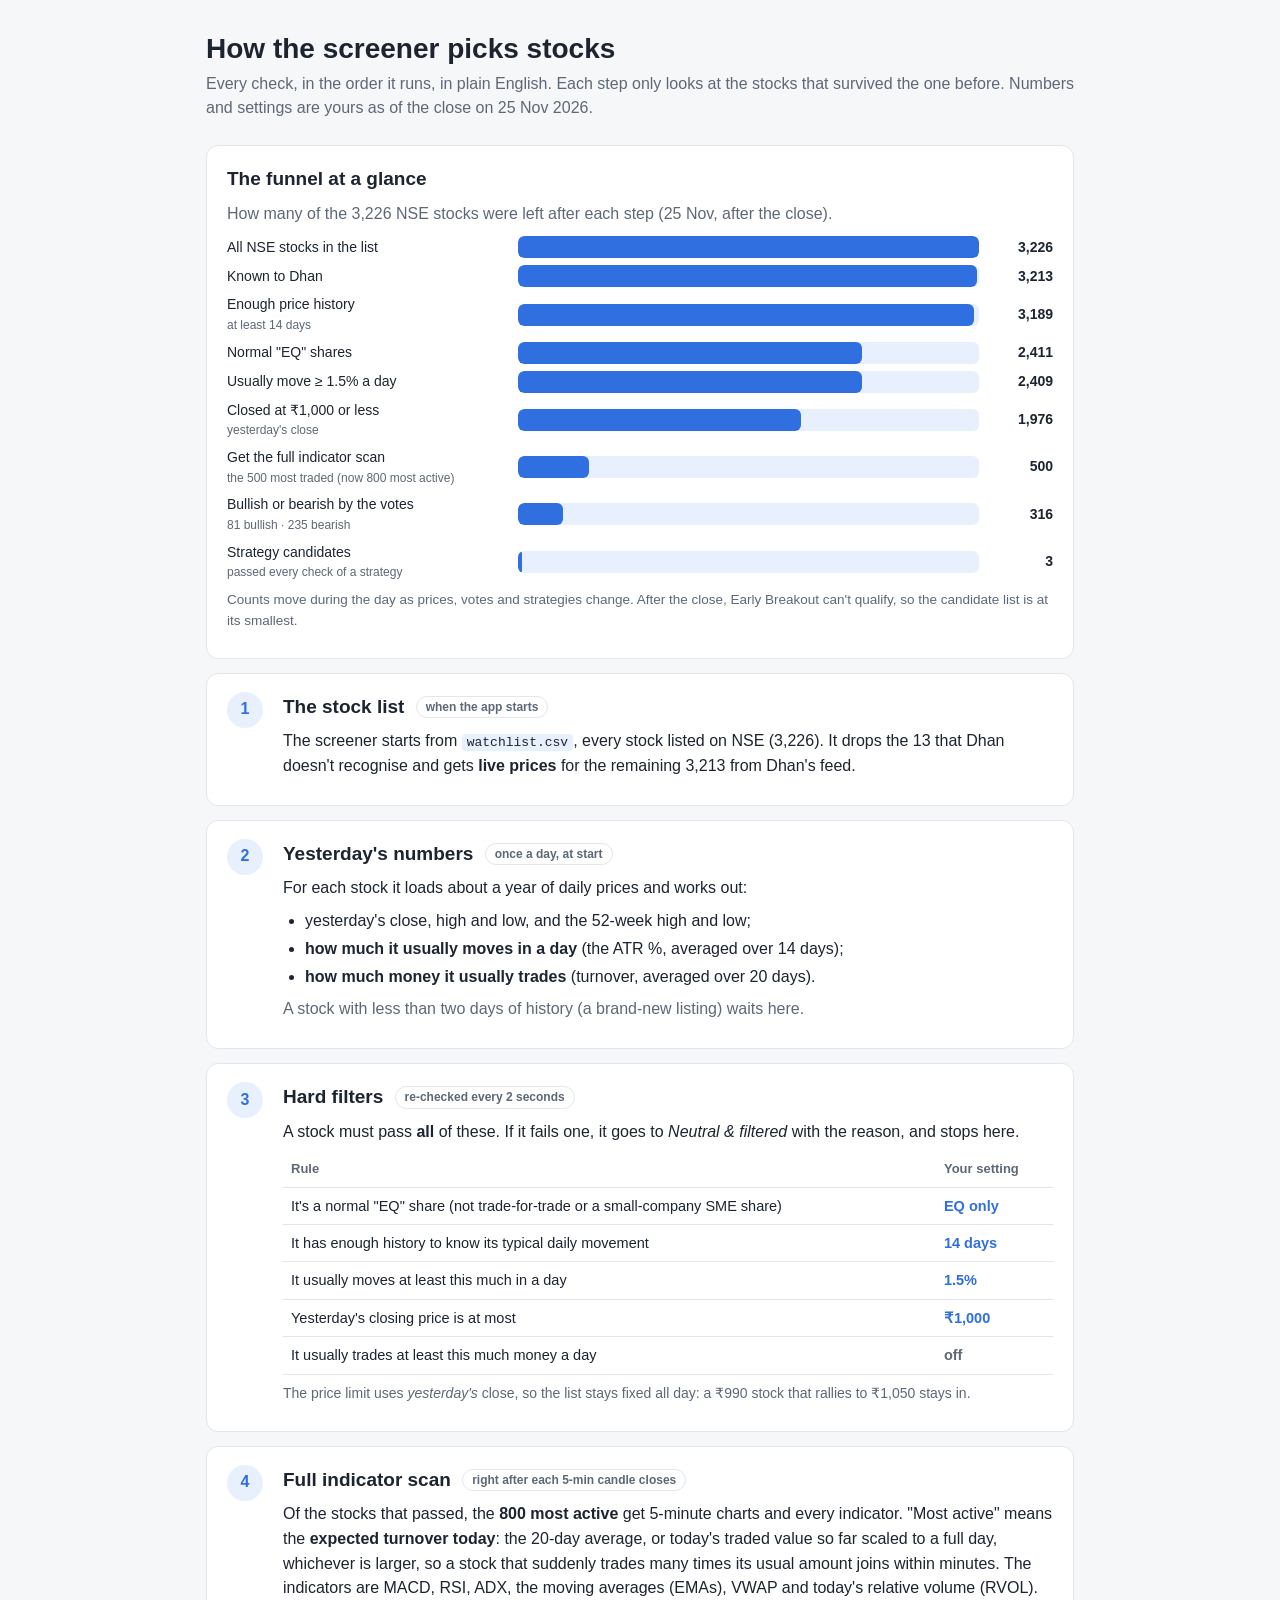
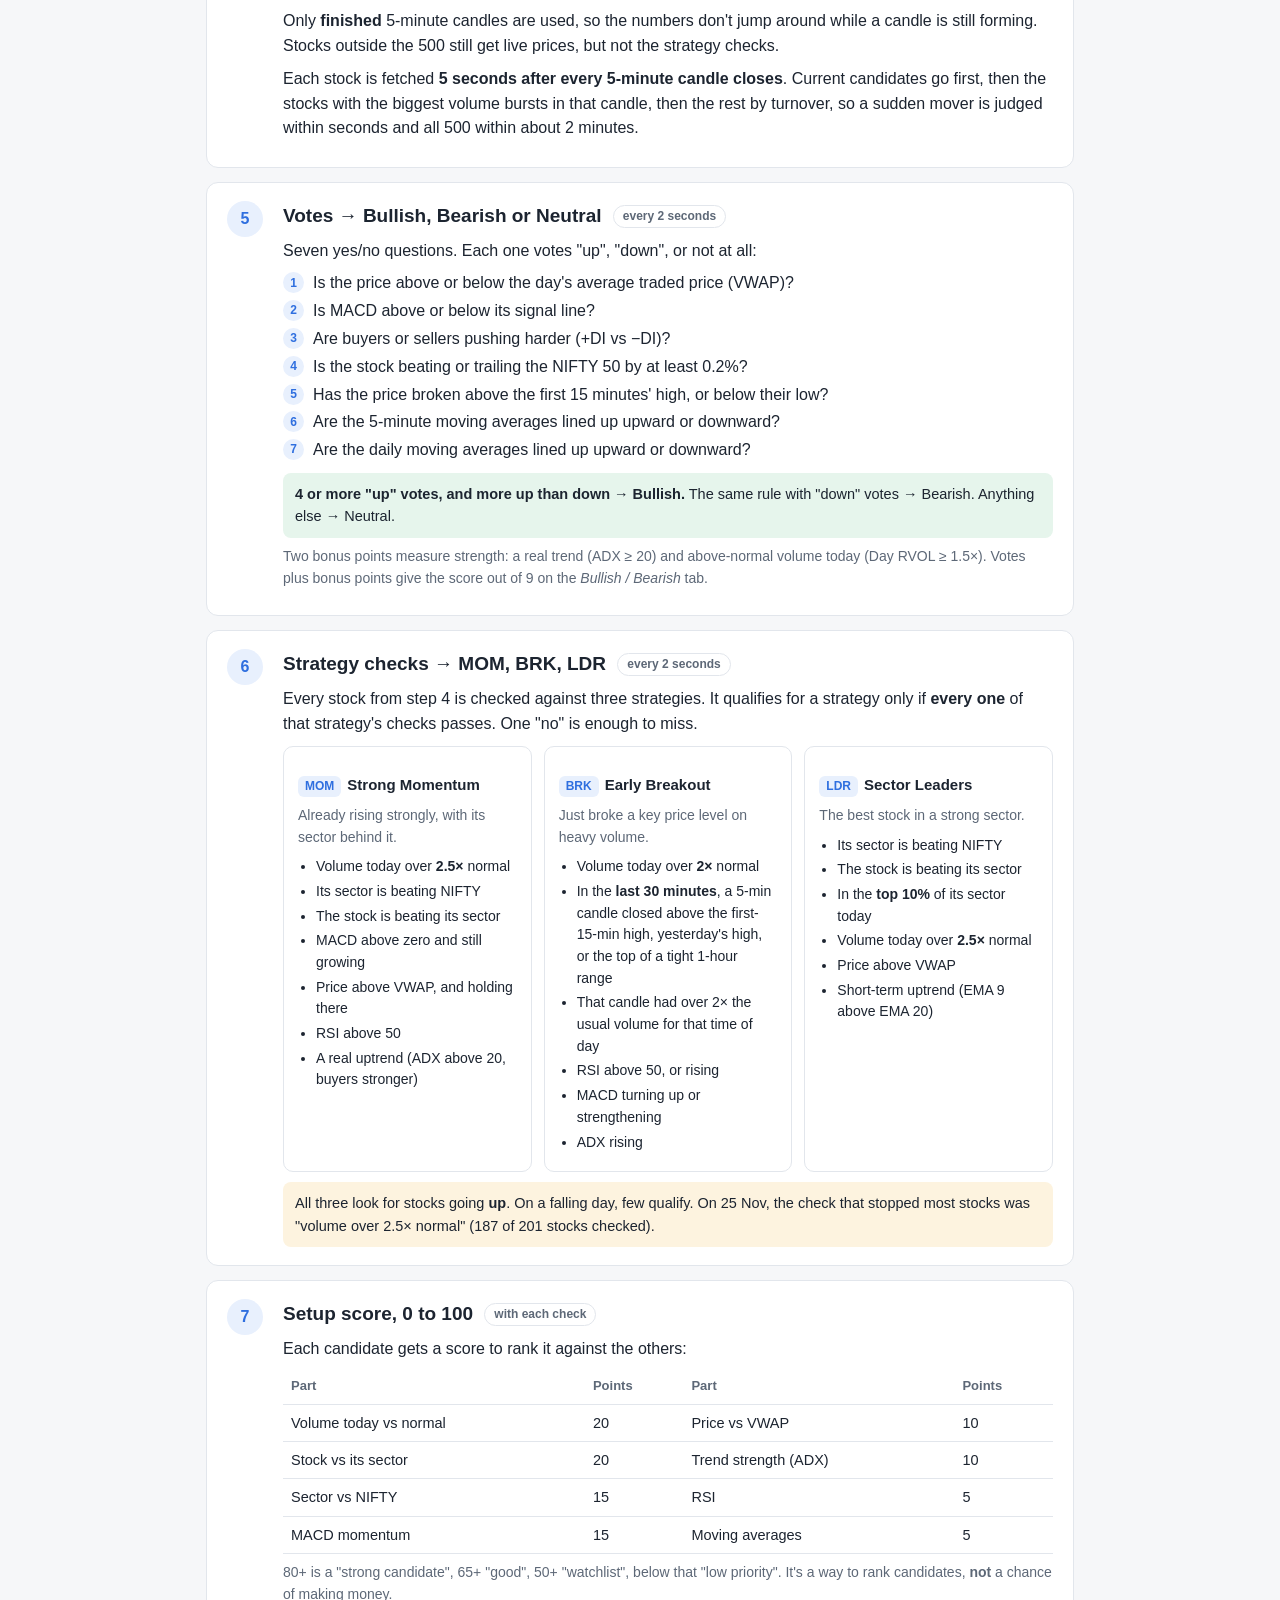
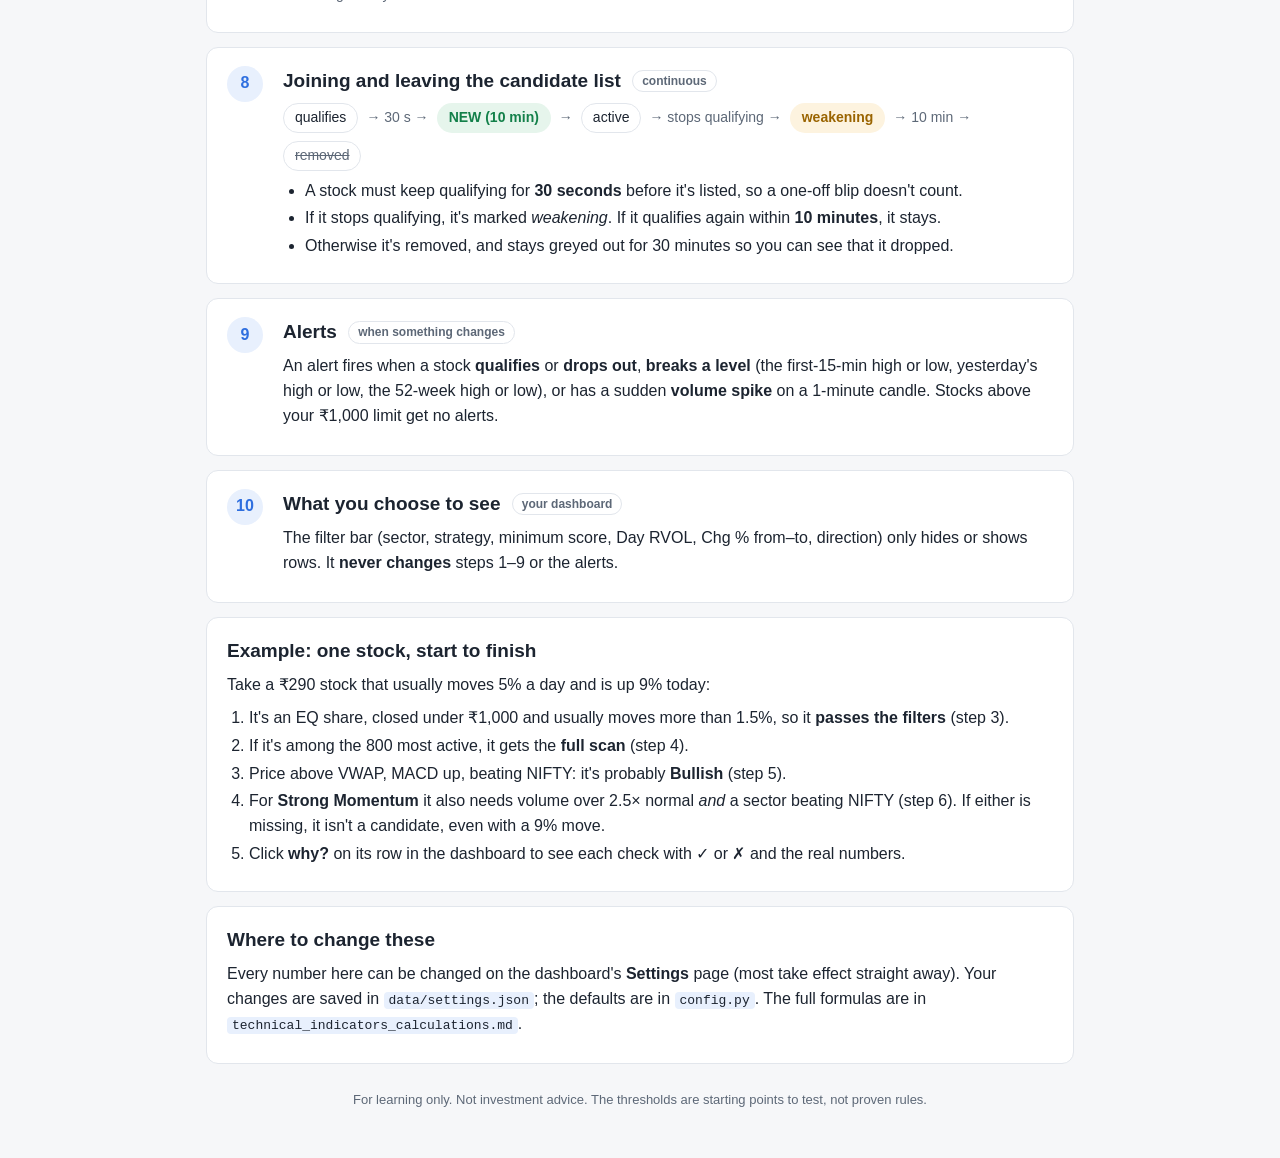
<file: docs/how-stocks-are-selected.html>
<!doctype html>
<html lang="en">
<head>
<meta charset="utf-8">
<meta name="viewport" content="width=device-width, initial-scale=1">
<title>How Stocks Are Picked</title>
<style>
  :root {
    --bg: #f6f7f9; --panel: #ffffff; --text: #1c2430; --muted: #5d6877; --border: #e2e6ec;
    --accent: #2f6fdf; --accent-soft: #e8f0fd; --up: #13804a; --up-soft: #e6f5ec; --down: #c2382f;
    --warn: #9a6400; --warn-soft: #fdf3df; --bar: #2f6fdf; --bar2: #93b4ee;
  }
  @media (prefers-color-scheme: dark) {
    :root {
      --bg: #12161c; --panel: #1a2029; --text: #e3e8ef; --muted: #98a3b3; --border: #2b3340;
      --accent: #6d9cf0; --accent-soft: #1e2a3d; --up: #4cc283; --up-soft: #17301f; --down: #f07a70;
      --warn: #e3b25a; --warn-soft: #33290f; --bar: #6d9cf0; --bar2: #35507f;
    }
  }
  * { box-sizing: border-box; }
  body { margin: 0; background: var(--bg); color: var(--text); font: 16px/1.55 -apple-system, BlinkMacSystemFont, "Segoe UI", Roboto, sans-serif; }
  main { max-width: 900px; margin: 0 auto; padding: 32px 16px 48px; }
  h1 { font-size: 28px; line-height: 1.2; margin: 0 0 6px; }
  h2 { font-size: 19px; margin: 0 0 4px; }
  h3 { font-size: 15px; margin: 14px 0 6px; }
  p { margin: 8px 0; }
  .sub { color: var(--muted); margin: 0 0 24px; }
  .card { background: var(--panel); border: 1px solid var(--border); border-radius: 12px; padding: 18px 20px; margin: 14px 0; }
  .step { display: grid; grid-template-columns: 42px 1fr; gap: 14px; }
  .num { width: 36px; height: 36px; border-radius: 50%; background: var(--accent-soft); color: var(--accent);
    font-weight: 700; display: flex; align-items: center; justify-content: center; font-size: 16px; }
  .when { display: inline-block; font-size: 12px; color: var(--muted); border: 1px solid var(--border); border-radius: 999px;
    padding: 1px 9px; margin-left: 6px; vertical-align: 2px; white-space: nowrap; }
  .muted { color: var(--muted); }
  table { border-collapse: collapse; width: 100%; font-size: 14.5px; margin: 8px 0; }
  th, td { text-align: left; padding: 7px 8px; border-bottom: 1px solid var(--border); vertical-align: top; }
  th { color: var(--muted); font-weight: 600; font-size: 13px; }
  .yours { font-weight: 700; color: var(--accent); white-space: nowrap; }
  .off { color: var(--muted); font-weight: 600; }
  ul, ol { margin: 6px 0; padding-left: 22px; }
  li { margin: 3px 0; }
  .note { background: var(--warn-soft); border-radius: 8px; padding: 10px 12px; font-size: 14.5px; margin-top: 10px; }
  .good { background: var(--up-soft); border-radius: 8px; padding: 10px 12px; font-size: 14.5px; margin-top: 10px; }

  /* funnel */
  .funnel { margin: 10px 0 2px; }
  .frow { display: grid; grid-template-columns: minmax(150px, 34%) 1fr 64px; gap: 10px; align-items: center; margin: 7px 0; font-size: 14px; }
  .ftrack { background: var(--accent-soft); border-radius: 6px; height: 22px; overflow: hidden; }
  .fbar { height: 100%; background: var(--bar); border-radius: 6px; min-width: 4px; }
  .fbar.view { background: var(--bar2); }
  .fcount { text-align: right; font-variant-numeric: tabular-nums; font-weight: 700; }
  .flabel small { display: block; color: var(--muted); font-size: 12px; }

  /* strategies */
  .strats { display: grid; grid-template-columns: repeat(3, 1fr); gap: 12px; margin-top: 10px; }
  .strat { border: 1px solid var(--border); border-radius: 10px; padding: 12px 14px; }
  .strat .tag { display: inline-block; font-size: 12px; font-weight: 700; border-radius: 6px; padding: 1px 7px;
    background: var(--accent-soft); color: var(--accent); margin-right: 6px; }
  .strat ul { padding-left: 18px; font-size: 14px; }
  .strat p { font-size: 14px; color: var(--muted); }

  /* votes */
  .votes { counter-reset: v; list-style: none; padding: 0; }
  .votes li { counter-increment: v; padding-left: 30px; position: relative; }
  .votes li::before { content: counter(v); position: absolute; left: 0; top: 1px; width: 21px; height: 21px; border-radius: 50%;
    background: var(--accent-soft); color: var(--accent); font-size: 12px; font-weight: 700; display: flex; align-items: center; justify-content: center; }

  /* lifecycle */
  .life { display: flex; flex-wrap: wrap; gap: 8px; align-items: center; margin: 8px 0; font-size: 14px; }
  .chip { border-radius: 999px; padding: 3px 11px; border: 1px solid var(--border); background: var(--panel); white-space: nowrap; }
  .chip.new { background: var(--up-soft); color: var(--up); border-color: transparent; font-weight: 600; }
  .chip.weak { background: var(--warn-soft); color: var(--warn); border-color: transparent; font-weight: 600; }
  .chip.gone { color: var(--muted); text-decoration: line-through; }
  .arrow { color: var(--muted); }

  footer { color: var(--muted); font-size: 13px; margin-top: 26px; text-align: center; }
  code { font: 13px/1.4 ui-monospace, SFMono-Regular, Menlo, monospace; background: var(--accent-soft); padding: 1px 5px; border-radius: 4px; }

  @media (max-width: 720px) {
    h1 { font-size: 23px; }
    .strats { grid-template-columns: 1fr; }
    .frow { grid-template-columns: 1fr 52px; }
    .frow .ftrack { grid-column: 1 / -1; grid-row: 2; }
    .step { grid-template-columns: 1fr; gap: 6px; }
    .card { padding: 15px 14px; }
    table { font-size: 13.5px; }
  }
</style>
</head>
<body>
<main>
  <h1>How the screener picks stocks</h1>
  <p class="sub">Every check, in the order it runs, in plain English. Each step only looks at the stocks that
    survived the one before. Numbers and settings are yours as of the close on 25 Nov 2026.</p>

  <section class="card">
    <h2>The funnel at a glance</h2>
    <p class="muted">How many of the 3,226 NSE stocks were left after each step (25 Nov, after the close).</p>
    <div class="funnel">
      <div class="frow"><div class="flabel">All NSE stocks in the list</div><div class="ftrack"><div class="fbar" style="width:100%"></div></div><div class="fcount">3,226</div></div>
      <div class="frow"><div class="flabel">Known to Dhan</div><div class="ftrack"><div class="fbar" style="width:99.6%"></div></div><div class="fcount">3,213</div></div>
      <div class="frow"><div class="flabel">Enough price history<small>at least 14 days</small></div><div class="ftrack"><div class="fbar" style="width:98.9%"></div></div><div class="fcount">3,189</div></div>
      <div class="frow"><div class="flabel">Normal "EQ" shares</div><div class="ftrack"><div class="fbar" style="width:74.7%"></div></div><div class="fcount">2,411</div></div>
      <div class="frow"><div class="flabel">Usually move ≥ 1.5% a day</div><div class="ftrack"><div class="fbar" style="width:74.7%"></div></div><div class="fcount">2,409</div></div>
      <div class="frow"><div class="flabel">Closed at ₹1,000 or less<small>yesterday's close</small></div><div class="ftrack"><div class="fbar" style="width:61.3%"></div></div><div class="fcount">1,976</div></div>
      <div class="frow"><div class="flabel">Get the full indicator scan<small>the 500 most traded (now 800 most active)</small></div><div class="ftrack"><div class="fbar" style="width:15.5%"></div></div><div class="fcount">500</div></div>
      <div class="frow"><div class="flabel">Bullish or bearish by the votes<small>81 bullish · 235 bearish</small></div><div class="ftrack"><div class="fbar" style="width:9.8%"></div></div><div class="fcount">316</div></div>
      <div class="frow"><div class="flabel">Strategy candidates<small>passed every check of a strategy</small></div><div class="ftrack"><div class="fbar" style="width:0.1%"></div></div><div class="fcount">3</div></div>
    </div>
    <p class="muted" style="font-size:13.5px">Counts move during the day as prices, votes and strategies change. After the close, Early
      Breakout can't qualify, so the candidate list is at its smallest.</p>
  </section>

  <section class="card step">
    <div class="num">1</div>
    <div>
      <h2>The stock list <span class="when">when the app starts</span></h2>
      <p>The screener starts from <code>watchlist.csv</code>, every stock listed on NSE (3,226). It drops the 13 that
        Dhan doesn't recognise and gets <strong>live prices</strong> for the remaining 3,213 from Dhan's feed.</p>
    </div>
  </section>

  <section class="card step">
    <div class="num">2</div>
    <div>
      <h2>Yesterday's numbers <span class="when">once a day, at start</span></h2>
      <p>For each stock it loads about a year of daily prices and works out:</p>
      <ul>
        <li>yesterday's close, high and low, and the 52-week high and low;</li>
        <li><strong>how much it usually moves in a day</strong> (the ATR %, averaged over 14 days);</li>
        <li><strong>how much money it usually trades</strong> (turnover, averaged over 20 days).</li>
      </ul>
      <p class="muted">A stock with less than two days of history (a brand-new listing) waits here.</p>
    </div>
  </section>

  <section class="card step">
    <div class="num">3</div>
    <div>
      <h2>Hard filters <span class="when">re-checked every 2 seconds</span></h2>
      <p>A stock must pass <strong>all</strong> of these. If it fails one, it goes to <em>Neutral &amp; filtered</em> with the reason, and stops here.</p>
      <table>
        <tr><th>Rule</th><th>Your setting</th></tr>
        <tr><td>It's a normal "EQ" share (not trade-for-trade or a small-company SME share)</td><td class="yours">EQ only</td></tr>
        <tr><td>It has enough history to know its typical daily movement</td><td class="yours">14 days</td></tr>
        <tr><td>It usually moves at least this much in a day</td><td class="yours">1.5%</td></tr>
        <tr><td>Yesterday's closing price is at most</td><td class="yours">₹1,000</td></tr>
        <tr><td>It usually trades at least this much money a day</td><td class="off">off</td></tr>
      </table>
      <p class="muted" style="font-size:14px">The price limit uses <em>yesterday's</em> close, so the list stays fixed all day: a ₹990 stock that rallies to ₹1,050 stays in.</p>
    </div>
  </section>

  <section class="card step">
    <div class="num">4</div>
    <div>
      <h2>Full indicator scan <span class="when">right after each 5-min candle closes</span></h2>
      <p>Of the stocks that passed, the <strong>800 most active</strong> get 5-minute charts and every indicator. "Most active" means the <strong>expected turnover today</strong>: the 20-day average, or today's traded value so far scaled to a full day, whichever is larger, so a stock that suddenly trades many times its usual amount joins within minutes. The indicators are
        MACD, RSI, ADX, the moving averages (EMAs), VWAP and today's relative volume (RVOL).</p>
      <p>Only <strong>finished</strong> 5-minute candles are used, so the numbers don't jump around while a candle is still forming.
        Stocks outside the 500 still get live prices, but not the strategy checks.</p>
      <p>Each stock is fetched <strong>5 seconds after every 5-minute candle closes</strong>. Current candidates go first, then
        the stocks with the biggest volume bursts in that candle, then the rest by turnover, so a sudden mover is judged
        within seconds and all 500 within about 2 minutes.</p>
    </div>
  </section>

  <section class="card step">
    <div class="num">5</div>
    <div>
      <h2>Votes → Bullish, Bearish or Neutral <span class="when">every 2 seconds</span></h2>
      <p>Seven yes/no questions. Each one votes "up", "down", or not at all:</p>
      <ol class="votes">
        <li>Is the price above or below the day's average traded price (VWAP)?</li>
        <li>Is MACD above or below its signal line?</li>
        <li>Are buyers or sellers pushing harder (+DI vs −DI)?</li>
        <li>Is the stock beating or trailing the NIFTY 50 by at least 0.2%?</li>
        <li>Has the price broken above the first 15 minutes' high, or below their low?</li>
        <li>Are the 5-minute moving averages lined up upward or downward?</li>
        <li>Are the daily moving averages lined up upward or downward?</li>
      </ol>
      <div class="good"><strong>4 or more "up" votes, and more up than down → Bullish.</strong> The same rule with "down" votes → Bearish.
        Anything else → Neutral.</div>
      <p class="muted" style="font-size:14px">Two bonus points measure strength: a real trend (ADX ≥ 20) and above-normal volume today (Day RVOL ≥ 1.5×).
        Votes plus bonus points give the score out of 9 on the <em>Bullish / Bearish</em> tab.</p>
    </div>
  </section>

  <section class="card step">
    <div class="num">6</div>
    <div>
      <h2>Strategy checks → MOM, BRK, LDR <span class="when">every 2 seconds</span></h2>
      <p>Every stock from step 4 is checked against three strategies. It qualifies for a strategy only if
        <strong>every one</strong> of that strategy's checks passes. One "no" is enough to miss.</p>
      <div class="strats">
        <div class="strat">
          <h3><span class="tag">MOM</span>Strong Momentum</h3>
          <p>Already rising strongly, with its sector behind it.</p>
          <ul>
            <li>Volume today over <strong>2.5×</strong> normal</li>
            <li>Its sector is beating NIFTY</li>
            <li>The stock is beating its sector</li>
            <li>MACD above zero and still growing</li>
            <li>Price above VWAP, and holding there</li>
            <li>RSI above 50</li>
            <li>A real uptrend (ADX above 20, buyers stronger)</li>
          </ul>
        </div>
        <div class="strat">
          <h3><span class="tag">BRK</span>Early Breakout</h3>
          <p>Just broke a key price level on heavy volume.</p>
          <ul>
            <li>Volume today over <strong>2×</strong> normal</li>
            <li>In the <strong>last 30 minutes</strong>, a 5-min candle closed above the first-15-min high, yesterday's high, or the top of a tight 1-hour range</li>
            <li>That candle had over 2× the usual volume for that time of day</li>
            <li>RSI above 50, or rising</li>
            <li>MACD turning up or strengthening</li>
            <li>ADX rising</li>
          </ul>
        </div>
        <div class="strat">
          <h3><span class="tag">LDR</span>Sector Leaders</h3>
          <p>The best stock in a strong sector.</p>
          <ul>
            <li>Its sector is beating NIFTY</li>
            <li>The stock is beating its sector</li>
            <li>In the <strong>top 10%</strong> of its sector today</li>
            <li>Volume today over <strong>2.5×</strong> normal</li>
            <li>Price above VWAP</li>
            <li>Short-term uptrend (EMA 9 above EMA 20)</li>
          </ul>
        </div>
      </div>
      <div class="note">All three look for stocks going <strong>up</strong>. On a falling day, few qualify.
        On 25 Nov, the check that stopped most stocks was "volume over 2.5× normal" (187 of 201 stocks checked).</div>
    </div>
  </section>
  <section class="card step">
    <div class="num">7</div>
    <div>
      <h2>Setup score, 0 to 100 <span class="when">with each check</span></h2>
      <p>Each candidate gets a score to rank it against the others:</p>
      <table>
        <tr><th>Part</th><th>Points</th><th>Part</th><th>Points</th></tr>
        <tr><td>Volume today vs normal</td><td>20</td><td>Price vs VWAP</td><td>10</td></tr>
        <tr><td>Stock vs its sector</td><td>20</td><td>Trend strength (ADX)</td><td>10</td></tr>
        <tr><td>Sector vs NIFTY</td><td>15</td><td>RSI</td><td>5</td></tr>
        <tr><td>MACD momentum</td><td>15</td><td>Moving averages</td><td>5</td></tr>
      </table>
      <p class="muted" style="font-size:14px">80+ is a "strong candidate", 65+ "good", 50+ "watchlist", below that "low priority".
        It's a way to rank candidates, <strong>not</strong> a chance of making money.</p>
    </div>
  </section>

  <section class="card step">
    <div class="num">8</div>
    <div>
      <h2>Joining and leaving the candidate list <span class="when">continuous</span></h2>
      <div class="life">
        <span class="chip">qualifies</span><span class="arrow">→ 30 s →</span>
        <span class="chip new">NEW (10 min)</span><span class="arrow">→</span>
        <span class="chip">active</span><span class="arrow">→ stops qualifying →</span>
        <span class="chip weak">weakening</span><span class="arrow">→ 10 min →</span>
        <span class="chip gone">removed</span>
      </div>
      <ul>
        <li>A stock must keep qualifying for <strong>30 seconds</strong> before it's listed, so a one-off blip doesn't count.</li>
        <li>If it stops qualifying, it's marked <em>weakening</em>. If it qualifies again within <strong>10 minutes</strong>, it stays.</li>
        <li>Otherwise it's removed, and stays greyed out for 30 minutes so you can see that it dropped.</li>
      </ul>
    </div>
  </section>

  <section class="card step">
    <div class="num">9</div>
    <div>
      <h2>Alerts <span class="when">when something changes</span></h2>
      <p>An alert fires when a stock <strong>qualifies</strong> or <strong>drops out</strong>, <strong>breaks a level</strong>
        (the first-15-min high or low, yesterday's high or low, the 52-week high or low), or has a sudden <strong>volume spike</strong>
        on a 1-minute candle. Stocks above your ₹1,000 limit get no alerts.</p>
    </div>
  </section>

  <section class="card step">
    <div class="num">10</div>
    <div>
      <h2>What you choose to see <span class="when">your dashboard</span></h2>
      <p>The filter bar (sector, strategy, minimum score, Day RVOL, Chg % from–to, direction) only hides or shows rows.
        It <strong>never changes</strong> steps 1–9 or the alerts.</p>
    </div>
  </section>

  <section class="card">
    <h2>Example: one stock, start to finish</h2>
    <p>Take a ₹290 stock that usually moves 5% a day and is up 9% today:</p>
    <ol>
      <li>It's an EQ share, closed under ₹1,000 and usually moves more than 1.5%, so it <strong>passes the filters</strong> (step 3).</li>
      <li>If it's among the 800 most active, it gets the <strong>full scan</strong> (step 4).</li>
      <li>Price above VWAP, MACD up, beating NIFTY: it's probably <strong>Bullish</strong> (step 5).</li>
      <li>For <strong>Strong Momentum</strong> it also needs volume over 2.5× normal <em>and</em> a sector beating NIFTY (step 6).
        If either is missing, it isn't a candidate, even with a 9% move.</li>
      <li>Click <strong>why?</strong> on its row in the dashboard to see each check with ✓ or ✗ and the real numbers.</li>
    </ol>
  </section>

  <section class="card">
    <h2>Where to change these</h2>
    <p>Every number here can be changed on the dashboard's <strong>Settings</strong> page (most take effect straight away).
      Your changes are saved in <code>data/settings.json</code>; the defaults are in <code>config.py</code>.
      The full formulas are in <code>technical_indicators_calculations.md</code>.</p>
  </section>

  <footer>For learning only. Not investment advice. The thresholds are starting points to test, not proven rules.</footer>
</main>
</body>
</html>
</file>
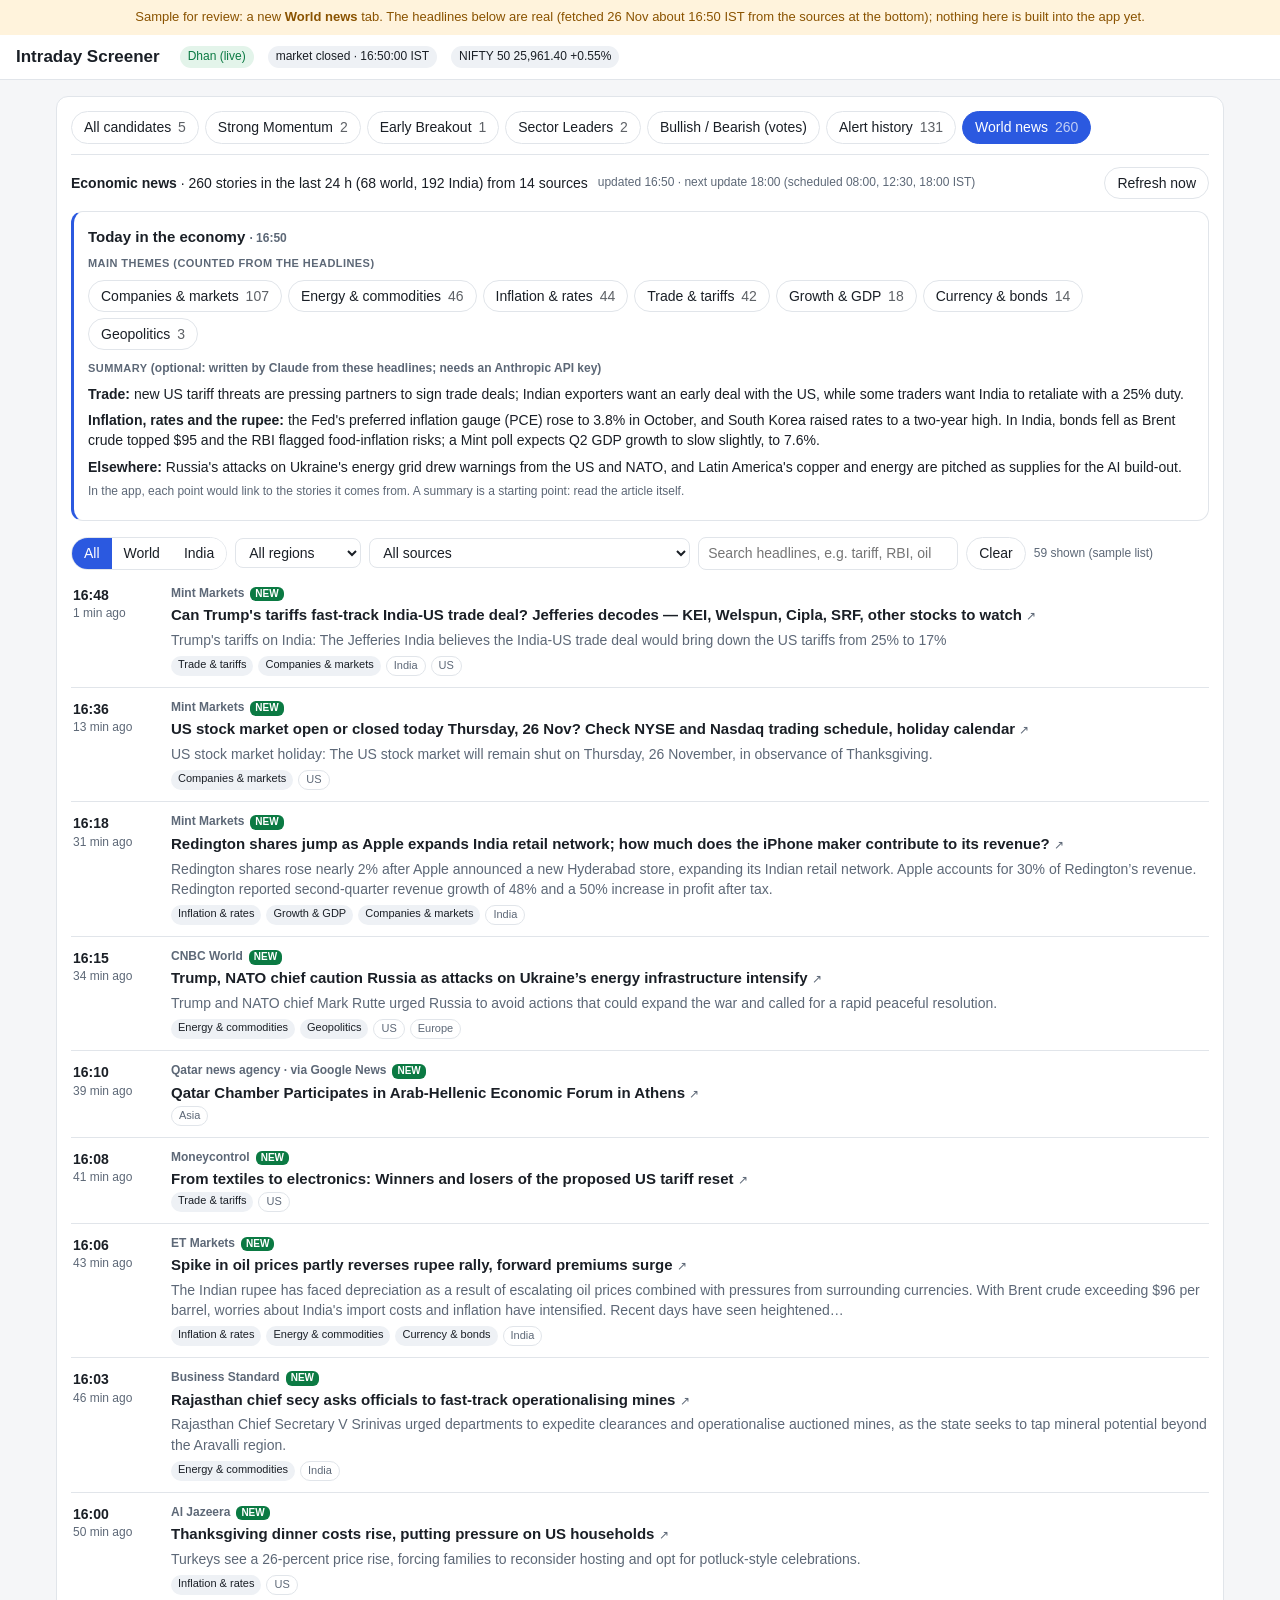
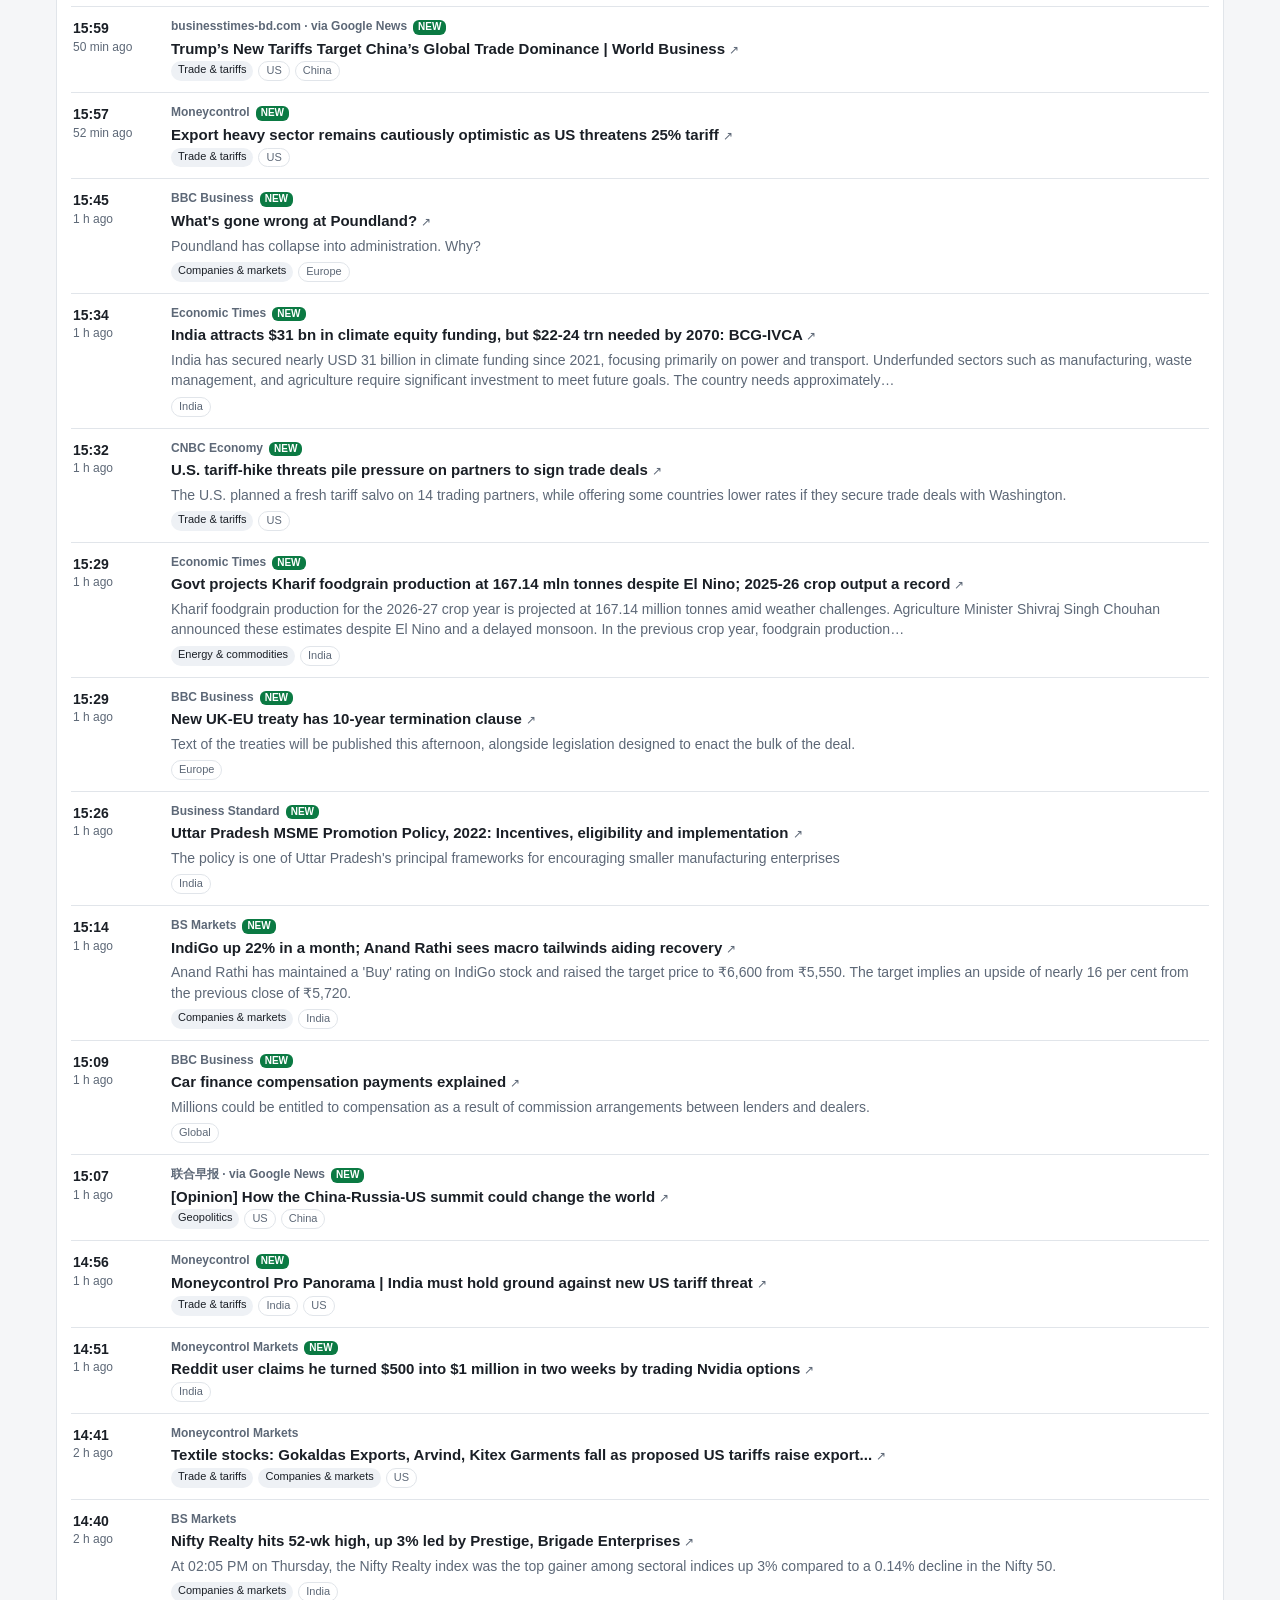
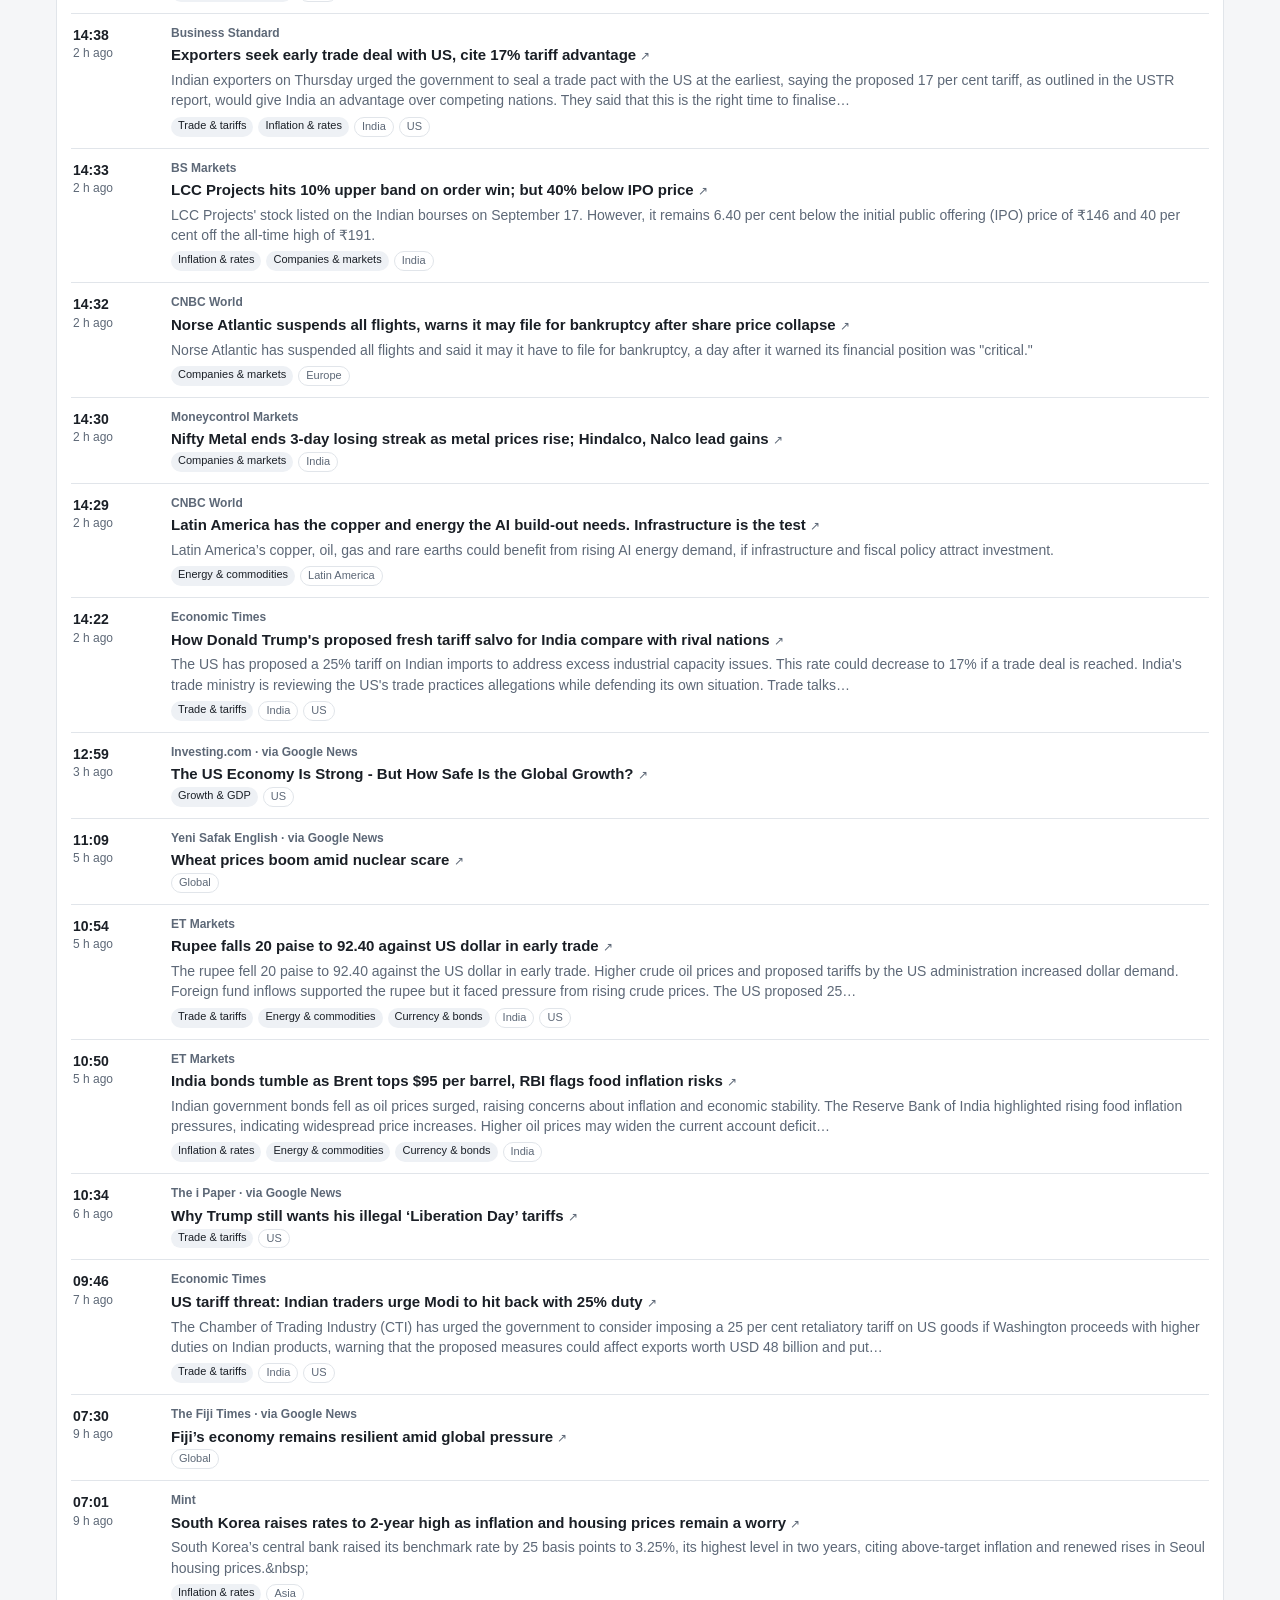
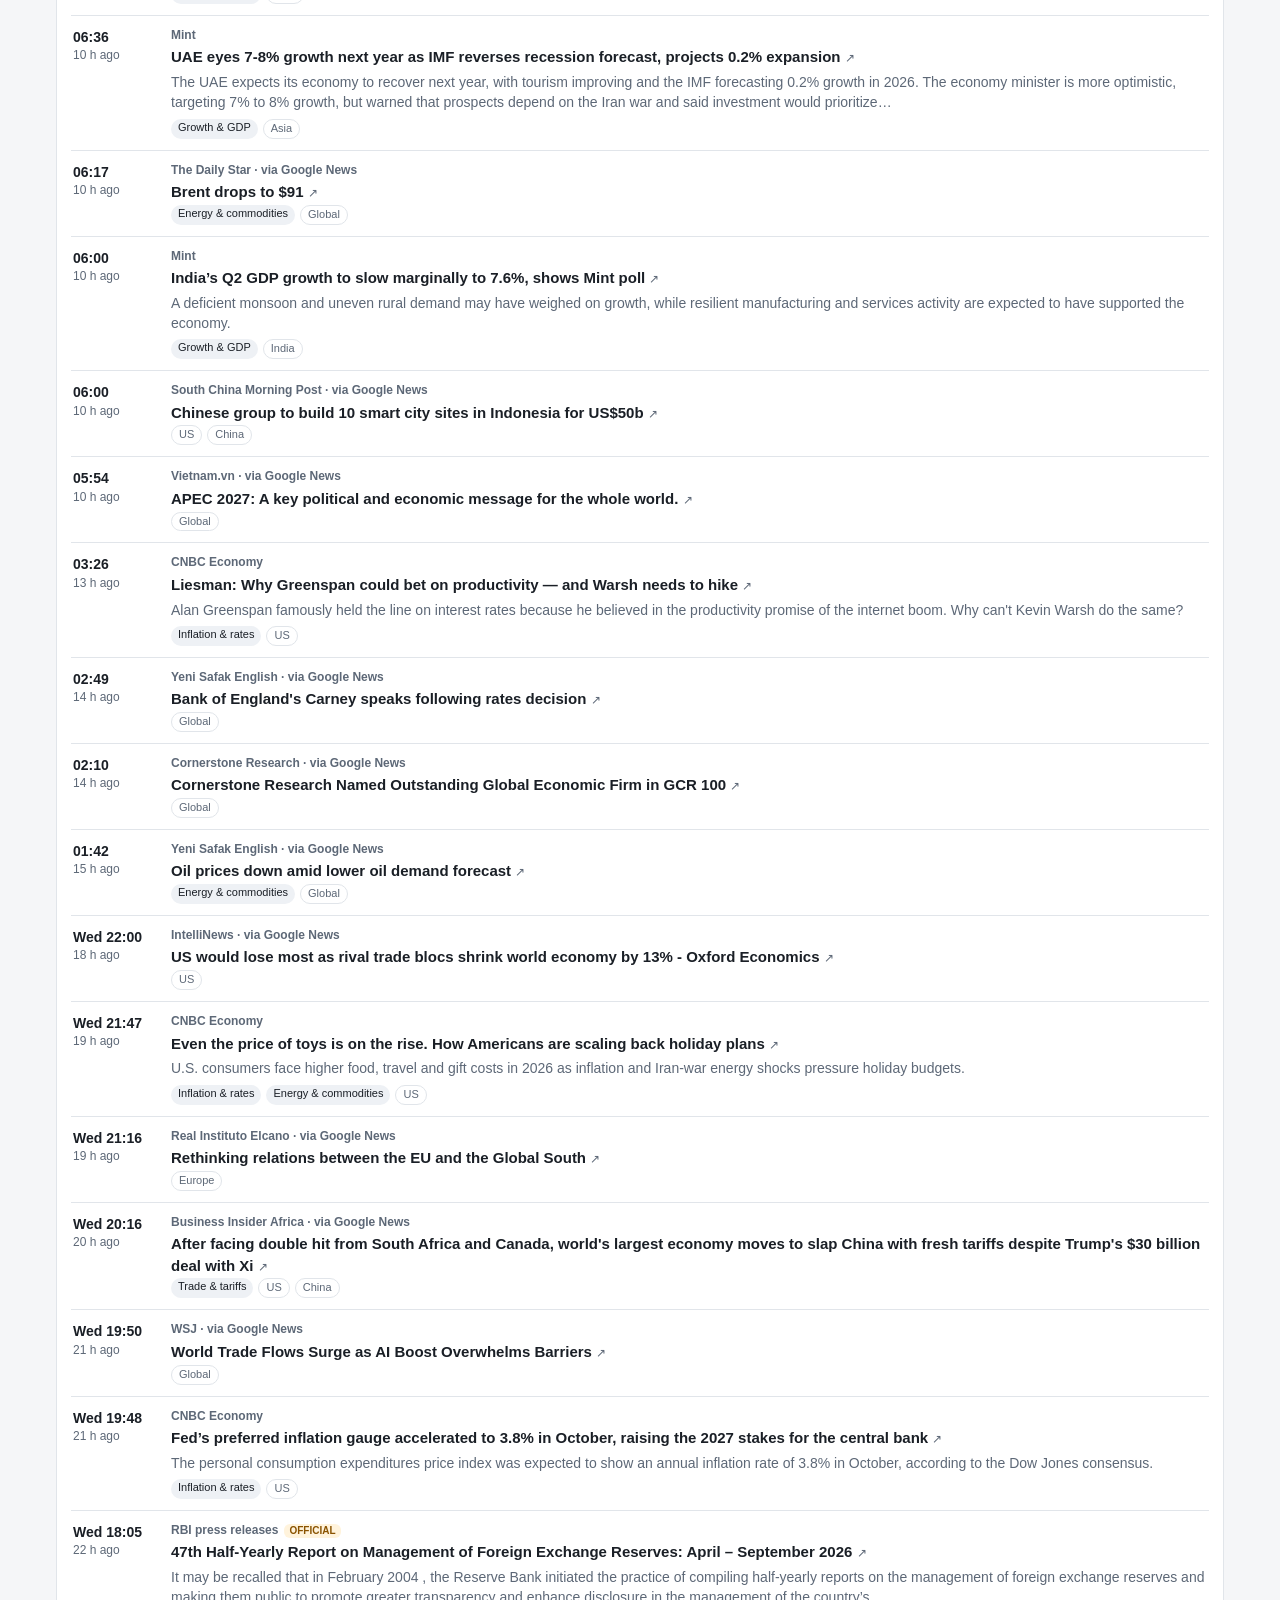
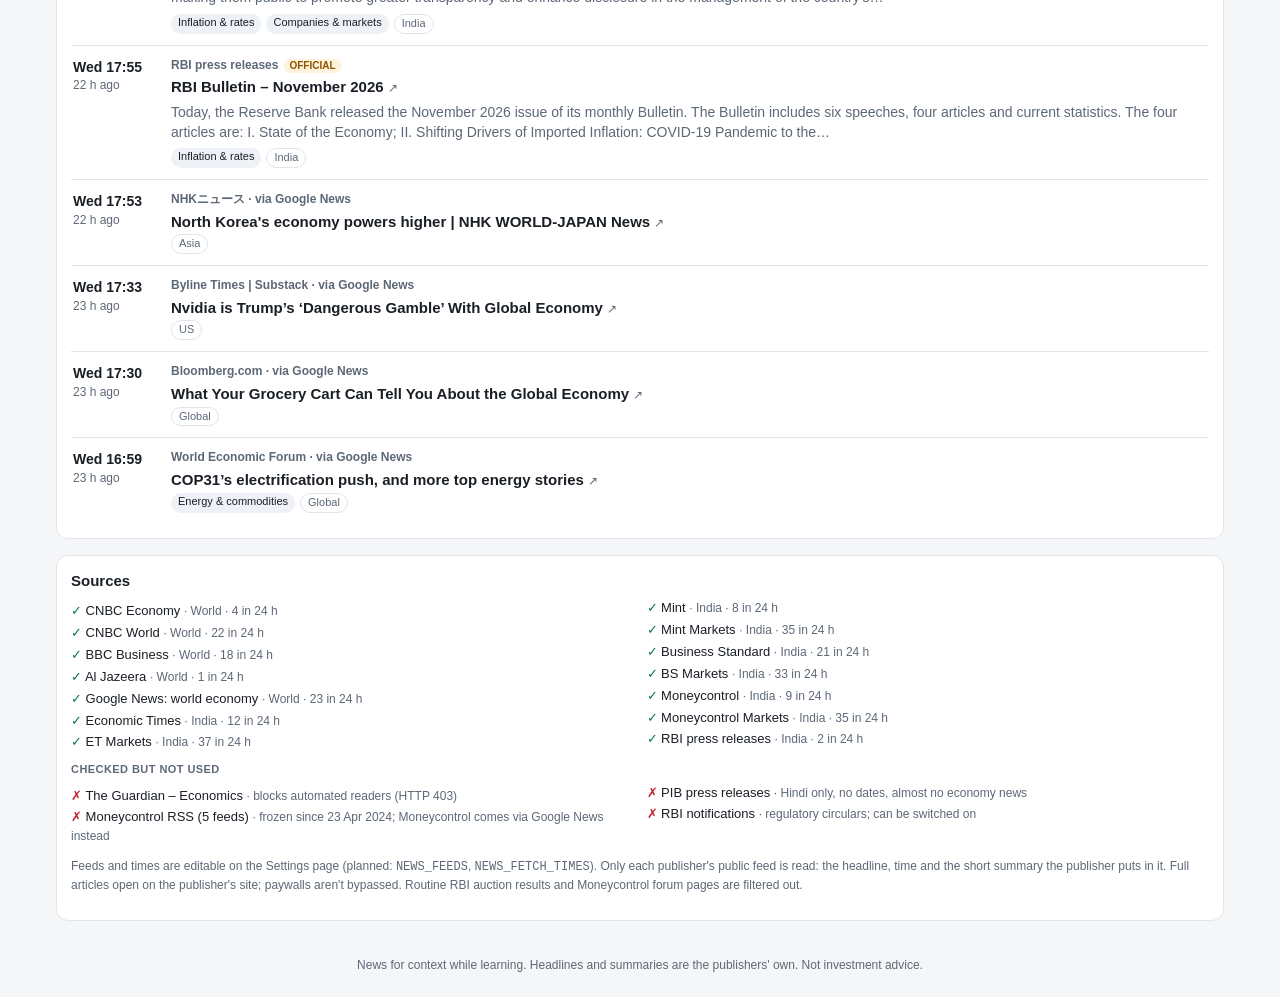
<file: docs/mockups/world-news-tab.html>
<!doctype html>
<html lang="en">
<head>
<meta charset="utf-8">
<meta name="viewport" content="width=device-width, initial-scale=1">
<title>World News Tab</title>
<style>
  :root { --bg:#f5f6f8; --panel:#fff; --text:#1a1f26; --muted:#5d6877; --border:#e1e5ea; --bull:#0b7a43; --bull-bg:#e3f4ea;
          --bear:#c0262d; --accent:#2b59e0; --chip:#eef1f5; --warn:#8a5300; --warn-bg:#fff3dc; }
  @media (prefers-color-scheme: dark) { :root:not([data-theme="light"]) { --bg:#0e1115; --panel:#161a20; --text:#e5e8ed; --muted:#97a2af;
          --border:#283039; --bull:#3ecf8e; --bull-bg:#10291d; --bear:#ff6b6f; --accent:#7ea3ff; --chip:#222831; --warn:#f2b558; --warn-bg:#2c220f; } }
  :root[data-theme="dark"] { --bg:#0e1115; --panel:#161a20; --text:#e5e8ed; --muted:#97a2af; --border:#283039; --bull:#3ecf8e; --bull-bg:#10291d;
          --bear:#ff6b6f; --accent:#7ea3ff; --chip:#222831; --warn:#f2b558; --warn-bg:#2c220f; }
  * { box-sizing: border-box; }
  body { margin:0; background:var(--bg); color:var(--text); font:14px/1.45 -apple-system,BlinkMacSystemFont,"Segoe UI",Roboto,sans-serif; }
  .mock { background:var(--warn-bg); color:var(--warn); padding:8px 16px; font-size:13px; text-align:center; }
  header { background:var(--panel); border-bottom:1px solid var(--border); padding:10px 16px; display:flex; gap:8px 14px; flex-wrap:wrap; align-items:center; }
  h1 { font-size:17px; margin:0 6px 0 0; }
  .badge { padding:2px 8px; border-radius:999px; background:var(--chip); font-size:12px; white-space:nowrap; }
  .badge.live { background:var(--bull-bg); color:var(--bull); }
  main { padding:16px; max-width:1200px; margin:0 auto; }
  .panel { background:var(--panel); border:1px solid var(--border); border-radius:12px; padding:14px; margin-bottom:16px; }
  .tabs { display:flex; gap:6px; flex-wrap:wrap; border-bottom:1px solid var(--border); padding-bottom:10px; margin-bottom:12px; }
  button { font:inherit; padding:5px 12px; border-radius:999px; border:1px solid var(--border); background:var(--panel); color:var(--text); cursor:pointer; }
  .tabs button[aria-selected="true"] { background:var(--accent); border-color:var(--accent); color:#fff; }
  .n { opacity:.7; margin-left:3px; }
  .muted { color:var(--muted); font-size:12px; }
  .bar { display:flex; gap:10px; align-items:center; flex-wrap:wrap; margin-bottom:12px; }
  .bar .right { margin-left:auto; display:flex; gap:8px; align-items:center; }
  .digest { border-left:3px solid var(--accent); }
  .digest h2, .feeds h2 { font-size:15px; margin:0 0 8px; }
  .digest p { margin:6px 0; }
  .label { font-size:11px; font-weight:700; text-transform:uppercase; letter-spacing:.04em; color:var(--muted); }
  .chips { display:flex; gap:6px; flex-wrap:wrap; margin:8px 0 2px; }
  .chip[aria-pressed="true"] { background:var(--accent); border-color:var(--accent); color:#fff; }
  .filters { display:flex; gap:8px; flex-wrap:wrap; align-items:center; margin:10px 0 4px; }
  select, input[type=search] { font:inherit; padding:5px 9px; border-radius:8px; border:1px solid var(--border); background:var(--panel); color:var(--text); }
  input[type=search] { min-width:min(260px, 100%); }
  .item { display:grid; grid-template-columns:86px 1fr; gap:12px; padding:11px 2px; border-bottom:1px solid var(--border); }
  .item:last-child { border-bottom:0; }
  .when { display:flex; flex-direction:column; font-variant-numeric:tabular-nums; }
  .src { font-size:12px; color:var(--muted); font-weight:600; }
  .hl { display:inline-block; color:var(--text); font-weight:650; font-size:15px; text-decoration:none; margin:2px 0; }
  .hl:hover { color:var(--accent); text-decoration:underline; }
  .ext { color:var(--muted); font-weight:400; font-size:12px; }
  .sum { margin:2px 0 6px; color:var(--muted); }
  .tags { display:flex; gap:5px; flex-wrap:wrap; }
  .tg { font-size:11px; padding:1px 7px; border-radius:999px; background:var(--chip); }
  .tg.rg { background:transparent; border:1px solid var(--border); color:var(--muted); }
  .st.new { display:inline-block; font-size:10px; font-weight:700; padding:0 5px; border-radius:6px; margin-left:6px; background:var(--bull); color:#fff; }
  .feeds ul { margin:6px 0; padding-left:0; list-style:none; columns:2; font-size:13px; }
  .feeds li { margin:3px 0; break-inside:avoid; }
  .up { color:var(--bull); } .down { color:var(--bear); }
  footer { color:var(--muted); font-size:12px; text-align:center; padding:4px 16px 24px; }
  @media (max-width: 640px) {
    main { padding:12px; } .item { grid-template-columns:1fr; gap:4px; } .when { flex-direction:row; gap:8px; }
    .feeds ul { columns:1; } .bar .right { margin-left:0; }
  }
  .seg { display:inline-flex; border:1px solid var(--border); border-radius:999px; overflow:hidden; }
  .seg button { border:0; border-radius:0; padding:5px 12px; }
  .seg button[aria-pressed="true"] { background:var(--accent); color:#fff; }
  .st.off { display:inline-block; font-size:10px; font-weight:700; padding:0 5px; border-radius:6px; margin-left:6px; background:var(--warn-bg); color:var(--warn); }
</style>
</head>
<body>
<div class="mock">Sample for review: a new <b>World news</b> tab. The headlines below are real (fetched 26 Nov about 16:50 IST from the sources at the bottom); nothing here is built into the app yet.</div>
<header>
  <h1>Intraday Screener</h1>
  <span class="badge live">Dhan (live)</span><span class="badge">market closed · 16:50:00 IST</span><span class="badge">NIFTY 50 25,961.40 +0.55%</span>
</header>
<main>
  <section class="panel">
    <nav class="tabs">
      <button>All candidates <span class="n">5</span></button><button>Strong Momentum <span class="n">2</span></button>
      <button>Early Breakout <span class="n">1</span></button><button>Sector Leaders <span class="n">2</span></button>
      <button>Bullish / Bearish (votes)</button><button>Alert history <span class="n">131</span></button>
      <button aria-selected="true">World news <span class="n">260</span></button>
    </nav>
    <div class="bar">
      <span><b>Economic news</b> · 260 stories in the last 24 h (68 world, 192 India) from 14 sources</span>
      <span class="muted">updated 16:50 · next update 18:00 (scheduled 08:00, 12:30, 18:00 IST)</span>
      <span class="right"><button>Refresh now</button></span>
    </div>
    <section class="panel digest">
      <h2>Today in the economy <span class="muted">· 16:50</span></h2>
      <div class="label">Main themes (counted from the headlines)</div>
      <div class="chips"><button class="chip" data-theme="Companies &amp; markets">Companies &amp; markets <span class="n">107</span></button><button class="chip" data-theme="Energy &amp; commodities">Energy &amp; commodities <span class="n">46</span></button><button class="chip" data-theme="Inflation &amp; rates">Inflation &amp; rates <span class="n">44</span></button><button class="chip" data-theme="Trade &amp; tariffs">Trade &amp; tariffs <span class="n">42</span></button><button class="chip" data-theme="Growth &amp; GDP">Growth &amp; GDP <span class="n">18</span></button><button class="chip" data-theme="Currency &amp; bonds">Currency &amp; bonds <span class="n">14</span></button><button class="chip" data-theme="Geopolitics">Geopolitics <span class="n">3</span></button></div>
      <div class="label" style="margin-top:10px">Summary <span class="muted" style="text-transform:none;letter-spacing:0">(optional: written by Claude from these headlines; needs an Anthropic API key)</span></div>
      <p><b>Trade:</b> new US tariff threats are pressing partners to sign trade deals; Indian exporters want an early deal with the US, while some traders want India to retaliate with a 25% duty.</p>
      <p><b>Inflation, rates and the rupee:</b> the Fed's preferred inflation gauge (PCE) rose to 3.8% in October, and South Korea raised rates to a two-year high. In India, bonds fell as Brent crude topped $95 and the RBI flagged food-inflation risks; a Mint poll expects Q2 GDP growth to slow slightly, to 7.6%.</p>
      <p><b>Elsewhere:</b> Russia's attacks on Ukraine's energy grid drew warnings from the US and NATO, and Latin America's copper and energy are pitched as supplies for the AI build-out.</p>
      <p class="muted">In the app, each point would link to the stories it comes from. A summary is a starting point: read the article itself.</p>
    </section>
    <div class="filters">
      <span class="seg" role="group"><button class="grp" data-group="" aria-pressed="true">All</button><button class="grp" data-group="World" aria-pressed="false">World</button><button class="grp" data-group="India" aria-pressed="false">India</button></span>
      <select id="region"><option value="">All regions</option><option>India</option><option>US</option><option>Europe</option><option>China</option><option>Asia</option><option>Latin America</option><option>Global</option></select>
      <select id="source"><option value="">All sources</option><option>Al Jazeera</option><option>BBC Business</option><option>BS Markets</option><option>Bloomberg.com · via Google News</option><option>Business Insider Africa · via Google News</option><option>Business Standard</option><option>Byline Times | Substack · via Google News</option><option>CNBC Economy</option><option>CNBC World</option><option>Cornerstone Research · via Google News</option><option>ET Markets</option><option>Economic Times</option><option>IntelliNews · via Google News</option><option>Investing.com · via Google News</option><option>Mint</option><option>Mint Markets</option><option>Moneycontrol</option><option>Moneycontrol Markets</option><option>NHKニュース · via Google News</option><option>Qatar news agency · via Google News</option><option>RBI press releases</option><option>Real Instituto Elcano · via Google News</option><option>South China Morning Post · via Google News</option><option>The Daily Star · via Google News</option><option>The Fiji Times · via Google News</option><option>The i Paper · via Google News</option><option>Vietnam.vn · via Google News</option><option>WSJ · via Google News</option><option>World Economic Forum · via Google News</option><option>Yeni Safak English · via Google News</option><option>businesstimes-bd.com · via Google News</option><option>联合早报 · via Google News</option></select>
      <input id="q" type="search" placeholder="Search headlines, e.g. tariff, RBI, oil">
      <button id="clear">Clear</button>
      <span id="shown" class="muted"></span>
    </div>
    <div id="list">
<article class="item" data-themes="Trade &amp; tariffs|Companies &amp; markets" data-regions="India|US" data-source="Mint Markets" data-group="India">
      <div class="when"><b>16:48</b><span class="muted">1 min ago</span></div>
      <div class="body"><div class="src">Mint Markets<span class="st new">NEW</span></div>
        <a class="hl" href="https://www.livemint.com/market/stock-market-news/can-trumps-tariffs-fast-track-india-us-trade-deal-jefferies-decodes-kei-welspun-cipla-srf-other-stocks-to-watch-11795689679046.html" target="_blank" rel="noopener noreferrer">Can Trump&#x27;s tariffs fast-track India-US trade deal? Jefferies decodes — KEI, Welspun, Cipla, SRF, other stocks to watch <span class="ext">↗</span></a>
        <p class="sum">Trump&#x27;s tariffs on India: The Jefferies India believes the India-US trade deal would bring down the US tariffs from 25% to 17%</p>
        <div class="tags"><span class="tg th">Trade &amp; tariffs</span><span class="tg th">Companies &amp; markets</span><span class="tg rg">India</span><span class="tg rg">US</span></div></div></article>
<article class="item" data-themes="Companies &amp; markets" data-regions="US" data-source="Mint Markets" data-group="India">
      <div class="when"><b>16:36</b><span class="muted">13 min ago</span></div>
      <div class="body"><div class="src">Mint Markets<span class="st new">NEW</span></div>
        <a class="hl" href="https://www.livemint.com/market/stock-market-news/us-stock-market-open-or-closed-today-thursday-26-nov-check-nyse-and-nasdaq-trading-schedule-holiday-calendar-11795689325619.html" target="_blank" rel="noopener noreferrer">US stock market open or closed today Thursday, 26 Nov? Check NYSE and Nasdaq trading schedule, holiday calendar <span class="ext">↗</span></a>
        <p class="sum">US stock market holiday: The US stock market will remain shut on Thursday, 26 November, in observance of Thanksgiving.</p>
        <div class="tags"><span class="tg th">Companies &amp; markets</span><span class="tg rg">US</span></div></div></article>
<article class="item" data-themes="Inflation &amp; rates|Growth &amp; GDP|Companies &amp; markets" data-regions="India" data-source="Mint Markets" data-group="India">
      <div class="when"><b>16:18</b><span class="muted">31 min ago</span></div>
      <div class="body"><div class="src">Mint Markets<span class="st new">NEW</span></div>
        <a class="hl" href="https://www.livemint.com/market/stock-market-news/redington-shares-jump-as-apple-expands-india-retail-network-how-much-does-the-iphone-maker-contribute-to-its-revenue-11795689140478.html" target="_blank" rel="noopener noreferrer">Redington shares jump as Apple expands India retail network; how much does the iPhone maker contribute to its revenue? <span class="ext">↗</span></a>
        <p class="sum">Redington shares rose nearly 2% after Apple announced a new Hyderabad store, expanding its Indian retail network. Apple accounts for 30% of Redington’s revenue. Redington reported second-quarter revenue growth of 48% and a 50% increase in profit after tax.</p>
        <div class="tags"><span class="tg th">Inflation &amp; rates</span><span class="tg th">Growth &amp; GDP</span><span class="tg th">Companies &amp; markets</span><span class="tg rg">India</span></div></div></article>
<article class="item" data-themes="Energy &amp; commodities|Geopolitics" data-regions="US|Europe" data-source="CNBC World" data-group="World">
      <div class="when"><b>16:15</b><span class="muted">34 min ago</span></div>
      <div class="body"><div class="src">CNBC World<span class="st new">NEW</span></div>
        <a class="hl" href="https://www.cnbc.com/2026/11/26/trump-nato-rutte-russia-ukraine-war.html" target="_blank" rel="noopener noreferrer">Trump, NATO chief caution Russia as attacks on Ukraine’s energy infrastructure intensify <span class="ext">↗</span></a>
        <p class="sum">Trump and NATO chief Mark Rutte urged Russia to avoid actions that could expand the war and called for a rapid peaceful resolution.</p>
        <div class="tags"><span class="tg th">Energy &amp; commodities</span><span class="tg th">Geopolitics</span><span class="tg rg">US</span><span class="tg rg">Europe</span></div></div></article>
<article class="item" data-themes="" data-regions="Asia" data-source="Qatar news agency · via Google News" data-group="World">
      <div class="when"><b>16:10</b><span class="muted">39 min ago</span></div>
      <div class="body"><div class="src">Qatar news agency · via Google News<span class="st new">NEW</span></div>
        <a class="hl" href="https://news.google.com/rss/articles/[base64]?oc=5" target="_blank" rel="noopener noreferrer">Qatar Chamber Participates in Arab-Hellenic Economic Forum in Athens <span class="ext">↗</span></a>
        
        <div class="tags"><span class="tg rg">Asia</span></div></div></article>
<article class="item" data-themes="Trade &amp; tariffs" data-regions="US" data-source="Moneycontrol" data-group="India">
      <div class="when"><b>16:08</b><span class="muted">41 min ago</span></div>
      <div class="body"><div class="src">Moneycontrol<span class="st new">NEW</span></div>
        <a class="hl" href="https://news.google.com/rss/articles/[base64]?oc=5" target="_blank" rel="noopener noreferrer">From textiles to electronics: Winners and losers of the proposed US tariff reset <span class="ext">↗</span></a>
        
        <div class="tags"><span class="tg th">Trade &amp; tariffs</span><span class="tg rg">US</span></div></div></article>
<article class="item" data-themes="Inflation &amp; rates|Energy &amp; commodities|Currency &amp; bonds" data-regions="India" data-source="ET Markets" data-group="India">
      <div class="when"><b>16:06</b><span class="muted">43 min ago</span></div>
      <div class="body"><div class="src">ET Markets<span class="st new">NEW</span></div>
        <a class="hl" href="https://economictimes.indiatimes.com/markets/forex/forex-news/spike-in-oil-prices-partly-reverses-rupee-rally-forward-premiums-surge/articleshow/136188127.cms" target="_blank" rel="noopener noreferrer">Spike in oil prices partly reverses rupee rally, forward premiums surge <span class="ext">↗</span></a>
        <p class="sum">The Indian rupee has faced depreciation as a result of escalating oil prices combined with pressures from surrounding currencies. With Brent crude exceeding $96 per barrel, worries about India&#x27;s import costs and inflation have intensified. Recent days have seen heightened…</p>
        <div class="tags"><span class="tg th">Inflation &amp; rates</span><span class="tg th">Energy &amp; commodities</span><span class="tg th">Currency &amp; bonds</span><span class="tg rg">India</span></div></div></article>
<article class="item" data-themes="Energy &amp; commodities" data-regions="India" data-source="Business Standard" data-group="India">
      <div class="when"><b>16:03</b><span class="muted">46 min ago</span></div>
      <div class="body"><div class="src">Business Standard<span class="st new">NEW</span></div>
        <a class="hl" href="https://www.business-standard.com/economy/news/rajasthan-chief-secy-asks-officials-to-fast-track-operationalising-mines-126112600836_1.html" target="_blank" rel="noopener noreferrer">Rajasthan chief secy asks officials to fast-track operationalising mines <span class="ext">↗</span></a>
        <p class="sum">Rajasthan Chief Secretary V Srinivas urged departments to expedite clearances and operationalise auctioned mines, as the state seeks to tap mineral potential beyond the Aravalli region.</p>
        <div class="tags"><span class="tg th">Energy &amp; commodities</span><span class="tg rg">India</span></div></div></article>
<article class="item" data-themes="Inflation &amp; rates" data-regions="US" data-source="Al Jazeera" data-group="World">
      <div class="when"><b>16:00</b><span class="muted">50 min ago</span></div>
      <div class="body"><div class="src">Al Jazeera<span class="st new">NEW</span></div>
        <a class="hl" href="https://www.aljazeera.com/economy/2026/11/26/thanksgiving-dinner-costs-rise-putting-pressure-on-us-households?traffic_source=rss" target="_blank" rel="noopener noreferrer">Thanksgiving dinner costs rise, putting pressure on US households <span class="ext">↗</span></a>
        <p class="sum">Turkeys see a 26-percent price rise, forcing families to reconsider hosting and opt for potluck-style celebrations.</p>
        <div class="tags"><span class="tg th">Inflation &amp; rates</span><span class="tg rg">US</span></div></div></article>
<article class="item" data-themes="Trade &amp; tariffs" data-regions="US|China" data-source="businesstimes-bd.com · via Google News" data-group="World">
      <div class="when"><b>15:59</b><span class="muted">50 min ago</span></div>
      <div class="body"><div class="src">businesstimes-bd.com · via Google News<span class="st new">NEW</span></div>
        <a class="hl" href="https://news.google.com/rss/articles/CBMib0FVX3lxTE4yQ0UyRHp3bFNsZHlQQ1dWaXVzMXFLMWRkVWZSNHVwdF9wRFJ6dGdzdHNESkhibFlFamV3aXNtZ2VUcVdDaUJVbExFNmFUSW9KTENndllUNDZ6ZVdMMVBGdV9kTUthLXhCYjdJQ1F6NA?oc=5" target="_blank" rel="noopener noreferrer">Trump’s New Tariffs Target China’s Global Trade Dominance | World Business <span class="ext">↗</span></a>
        
        <div class="tags"><span class="tg th">Trade &amp; tariffs</span><span class="tg rg">US</span><span class="tg rg">China</span></div></div></article>
<article class="item" data-themes="Trade &amp; tariffs" data-regions="US" data-source="Moneycontrol" data-group="India">
      <div class="when"><b>15:57</b><span class="muted">52 min ago</span></div>
      <div class="body"><div class="src">Moneycontrol<span class="st new">NEW</span></div>
        <a class="hl" href="https://news.google.com/rss/articles/[base64]?oc=5" target="_blank" rel="noopener noreferrer">Export heavy sector remains cautiously optimistic as US threatens 25% tariff <span class="ext">↗</span></a>
        
        <div class="tags"><span class="tg th">Trade &amp; tariffs</span><span class="tg rg">US</span></div></div></article>
<article class="item" data-themes="Companies &amp; markets" data-regions="Europe" data-source="BBC Business" data-group="World">
      <div class="when"><b>15:45</b><span class="muted">1 h ago</span></div>
      <div class="body"><div class="src">BBC Business<span class="st new">NEW</span></div>
        <a class="hl" href="https://www.bbc.co.uk/news/articles/cm4g10p2r0g9o?at_medium=RSS&amp;at_campaign=rss" target="_blank" rel="noopener noreferrer">What&#x27;s gone wrong at Poundland? <span class="ext">↗</span></a>
        <p class="sum">Poundland has collapse into administration. Why?</p>
        <div class="tags"><span class="tg th">Companies &amp; markets</span><span class="tg rg">Europe</span></div></div></article>
<article class="item" data-themes="" data-regions="India" data-source="Economic Times" data-group="India">
      <div class="when"><b>15:34</b><span class="muted">1 h ago</span></div>
      <div class="body"><div class="src">Economic Times<span class="st new">NEW</span></div>
        <a class="hl" href="https://economictimes.indiatimes.com/news/economy/finance/india-attracts-31-bn-in-climate-equity-funding-but-22-24-trn-needed-by-2070-bcg-ivca/articleshow/136186999.cms" target="_blank" rel="noopener noreferrer">India attracts $31 bn in climate equity funding, but $22-24 trn needed by 2070: BCG-IVCA <span class="ext">↗</span></a>
        <p class="sum">India has secured nearly USD 31 billion in climate funding since 2021, focusing primarily on power and transport. Underfunded sectors such as manufacturing, waste management, and agriculture require significant investment to meet future goals. The country needs approximately…</p>
        <div class="tags"><span class="tg rg">India</span></div></div></article>
<article class="item" data-themes="Trade &amp; tariffs" data-regions="US" data-source="CNBC Economy" data-group="World">
      <div class="when"><b>15:32</b><span class="muted">1 h ago</span></div>
      <div class="body"><div class="src">CNBC Economy<span class="st new">NEW</span></div>
        <a class="hl" href="https://www.cnbc.com/2026/11/26/us-tariffs-hike-trade-agreement.html" target="_blank" rel="noopener noreferrer">U.S. tariff-hike threats pile pressure on partners to sign trade deals <span class="ext">↗</span></a>
        <p class="sum">The U.S. planned a fresh tariff salvo on 14 trading partners, while offering some countries lower rates if they secure trade deals with Washington.</p>
        <div class="tags"><span class="tg th">Trade &amp; tariffs</span><span class="tg rg">US</span></div></div></article>
<article class="item" data-themes="Energy &amp; commodities" data-regions="India" data-source="Economic Times" data-group="India">
      <div class="when"><b>15:29</b><span class="muted">1 h ago</span></div>
      <div class="body"><div class="src">Economic Times<span class="st new">NEW</span></div>
        <a class="hl" href="https://economictimes.indiatimes.com/news/economy/agriculture/india-projects-kharif-foodgrain-production-at-16714-million-tonnes-despite-el-nino-challenges/articleshow/136186752.cms" target="_blank" rel="noopener noreferrer">Govt projects Kharif foodgrain production at 167.14 mln tonnes despite El Nino; 2025-26 crop output a record <span class="ext">↗</span></a>
        <p class="sum">Kharif foodgrain production for the 2026-27 crop year is projected at 167.14 million tonnes amid weather challenges. Agriculture Minister Shivraj Singh Chouhan announced these estimates despite El Nino and a delayed monsoon. In the previous crop year, foodgrain production…</p>
        <div class="tags"><span class="tg th">Energy &amp; commodities</span><span class="tg rg">India</span></div></div></article>
<article class="item" data-themes="" data-regions="Europe" data-source="BBC Business" data-group="World">
      <div class="when"><b>15:29</b><span class="muted">1 h ago</span></div>
      <div class="body"><div class="src">BBC Business<span class="st new">NEW</span></div>
        <a class="hl" href="https://www.bbc.co.uk/news/articles/c98r7p65edvgo?at_medium=RSS&amp;at_campaign=rss" target="_blank" rel="noopener noreferrer">New UK-EU treaty has 10-year termination clause <span class="ext">↗</span></a>
        <p class="sum">Text of the treaties will be published this afternoon, alongside legislation designed to enact the bulk of the deal.</p>
        <div class="tags"><span class="tg rg">Europe</span></div></div></article>
<article class="item" data-themes="" data-regions="India" data-source="Business Standard" data-group="India">
      <div class="when"><b>15:26</b><span class="muted">1 h ago</span></div>
      <div class="body"><div class="src">Business Standard<span class="st new">NEW</span></div>
        <a class="hl" href="https://www.business-standard.com/economy/uttar-pradesh/uttar-pradesh-msme-promotion-policy-2022-incentives-eligibility-and-implementation-126112300551_1.html" target="_blank" rel="noopener noreferrer">Uttar Pradesh MSME Promotion Policy, 2022: Incentives, eligibility and implementation <span class="ext">↗</span></a>
        <p class="sum">The policy is one of Uttar Pradesh&#x27;s principal frameworks for encouraging smaller manufacturing enterprises</p>
        <div class="tags"><span class="tg rg">India</span></div></div></article>
<article class="item" data-themes="Companies &amp; markets" data-regions="India" data-source="BS Markets" data-group="India">
      <div class="when"><b>15:14</b><span class="muted">1 h ago</span></div>
      <div class="body"><div class="src">BS Markets<span class="st new">NEW</span></div>
        <a class="hl" href="https://www.business-standard.com/markets/news/indigo-up-22-in-a-month-anand-rathi-sees-macro-tailwinds-aiding-recovery-126112600733_1.html" target="_blank" rel="noopener noreferrer">IndiGo up 22% in a month; Anand Rathi sees macro tailwinds aiding recovery <span class="ext">↗</span></a>
        <p class="sum">Anand Rathi has maintained a &#x27;Buy&#x27; rating on IndiGo stock and raised the target price to ₹6,600 from ₹5,550. The target implies an upside of nearly 16 per cent from the previous close of ₹5,720.</p>
        <div class="tags"><span class="tg th">Companies &amp; markets</span><span class="tg rg">India</span></div></div></article>
<article class="item" data-themes="" data-regions="Global" data-source="BBC Business" data-group="World">
      <div class="when"><b>15:09</b><span class="muted">1 h ago</span></div>
      <div class="body"><div class="src">BBC Business<span class="st new">NEW</span></div>
        <a class="hl" href="https://www.bbc.co.uk/news/articles/c2l9vvj097lo?at_medium=RSS&amp;at_campaign=rss" target="_blank" rel="noopener noreferrer">Car finance compensation payments explained <span class="ext">↗</span></a>
        <p class="sum">Millions could be entitled to compensation as a result of commission arrangements between lenders and dealers.</p>
        <div class="tags"><span class="tg rg">Global</span></div></div></article>
<article class="item" data-themes="Geopolitics" data-regions="US|China" data-source="联合早报 · via Google News" data-group="World">
      <div class="when"><b>15:07</b><span class="muted">1 h ago</span></div>
      <div class="body"><div class="src">联合早报 · via Google News<span class="st new">NEW</span></div>
        <a class="hl" href="https://news.google.com/rss/articles/[base64]?oc=5" target="_blank" rel="noopener noreferrer">[Opinion] How the China-Russia-US summit could change the world <span class="ext">↗</span></a>
        
        <div class="tags"><span class="tg th">Geopolitics</span><span class="tg rg">US</span><span class="tg rg">China</span></div></div></article>
<article class="item" data-themes="Trade &amp; tariffs" data-regions="India|US" data-source="Moneycontrol" data-group="India">
      <div class="when"><b>14:56</b><span class="muted">1 h ago</span></div>
      <div class="body"><div class="src">Moneycontrol<span class="st new">NEW</span></div>
        <a class="hl" href="https://news.google.com/rss/articles/[base64]?oc=5" target="_blank" rel="noopener noreferrer">Moneycontrol Pro Panorama | India must hold ground against new US tariff threat <span class="ext">↗</span></a>
        
        <div class="tags"><span class="tg th">Trade &amp; tariffs</span><span class="tg rg">India</span><span class="tg rg">US</span></div></div></article>
<article class="item" data-themes="" data-regions="India" data-source="Moneycontrol Markets" data-group="India">
      <div class="when"><b>14:51</b><span class="muted">1 h ago</span></div>
      <div class="body"><div class="src">Moneycontrol Markets<span class="st new">NEW</span></div>
        <a class="hl" href="https://news.google.com/rss/articles/[base64]?oc=5" target="_blank" rel="noopener noreferrer">Reddit user claims he turned $500 into $1 million in two weeks by trading Nvidia options <span class="ext">↗</span></a>
        
        <div class="tags"><span class="tg rg">India</span></div></div></article>
<article class="item" data-themes="Trade &amp; tariffs|Companies &amp; markets" data-regions="US" data-source="Moneycontrol Markets" data-group="India">
      <div class="when"><b>14:41</b><span class="muted">2 h ago</span></div>
      <div class="body"><div class="src">Moneycontrol Markets</div>
        <a class="hl" href="https://news.google.com/rss/articles/[base64]?oc=5" target="_blank" rel="noopener noreferrer">Textile stocks: Gokaldas Exports, Arvind, Kitex Garments fall as proposed US tariffs raise export... <span class="ext">↗</span></a>
        
        <div class="tags"><span class="tg th">Trade &amp; tariffs</span><span class="tg th">Companies &amp; markets</span><span class="tg rg">US</span></div></div></article>
<article class="item" data-themes="Companies &amp; markets" data-regions="India" data-source="BS Markets" data-group="India">
      <div class="when"><b>14:40</b><span class="muted">2 h ago</span></div>
      <div class="body"><div class="src">BS Markets</div>
        <a class="hl" href="https://www.business-standard.com/markets/news/nifty-realty-hits-52-week-high-up-3-led-by-brigade-enterprises-prestige-estates-126112600658_1.html" target="_blank" rel="noopener noreferrer">Nifty Realty hits 52-wk high, up 3% led by Prestige, Brigade Enterprises <span class="ext">↗</span></a>
        <p class="sum">At 02:05 PM on Thursday, the Nifty Realty index was the top gainer among sectoral indices up 3% compared to a 0.14% decline in the Nifty 50.</p>
        <div class="tags"><span class="tg th">Companies &amp; markets</span><span class="tg rg">India</span></div></div></article>
<article class="item" data-themes="Trade &amp; tariffs|Inflation &amp; rates" data-regions="India|US" data-source="Business Standard" data-group="India">
      <div class="when"><b>14:38</b><span class="muted">2 h ago</span></div>
      <div class="body"><div class="src">Business Standard</div>
        <a class="hl" href="https://www.business-standard.com/economy/news/exporters-seek-early-trade-deal-with-us-cite-17-tariff-advantage-126112600601_1.html" target="_blank" rel="noopener noreferrer">Exporters seek early trade deal with US, cite 17% tariff advantage <span class="ext">↗</span></a>
        <p class="sum">Indian exporters on Thursday urged the government to seal a trade pact with the US at the earliest, saying the proposed 17 per cent tariff, as outlined in the USTR report, would give India an advantage over competing nations. They said that this is the right time to finalise…</p>
        <div class="tags"><span class="tg th">Trade &amp; tariffs</span><span class="tg th">Inflation &amp; rates</span><span class="tg rg">India</span><span class="tg rg">US</span></div></div></article>
<article class="item" data-themes="Inflation &amp; rates|Companies &amp; markets" data-regions="India" data-source="BS Markets" data-group="India">
      <div class="when"><b>14:33</b><span class="muted">2 h ago</span></div>
      <div class="body"><div class="src">BS Markets</div>
        <a class="hl" href="https://www.business-standard.com/markets/news/lcc-projects-hits-10-upper-band-on-order-win-but-40-below-ipo-price-126112600648_1.html" target="_blank" rel="noopener noreferrer">LCC Projects hits 10% upper band on order win; but 40% below IPO price <span class="ext">↗</span></a>
        <p class="sum">LCC Projects&#x27; stock listed on the Indian bourses on September 17. However, it remains 6.40 per cent below the initial public offering (IPO) price of ₹146 and 40 per cent off the all-time high of ₹191.</p>
        <div class="tags"><span class="tg th">Inflation &amp; rates</span><span class="tg th">Companies &amp; markets</span><span class="tg rg">India</span></div></div></article>
<article class="item" data-themes="Companies &amp; markets" data-regions="Europe" data-source="CNBC World" data-group="World">
      <div class="when"><b>14:32</b><span class="muted">2 h ago</span></div>
      <div class="body"><div class="src">CNBC World</div>
        <a class="hl" href="https://www.cnbc.com/2026/11/26/norse-airline-finance-business.html" target="_blank" rel="noopener noreferrer">Norse Atlantic suspends all flights, warns it may file for bankruptcy after share price collapse <span class="ext">↗</span></a>
        <p class="sum">Norse Atlantic has suspended all flights and said it may it have to file for bankruptcy, a day after it warned its financial position was &quot;critical.&quot;</p>
        <div class="tags"><span class="tg th">Companies &amp; markets</span><span class="tg rg">Europe</span></div></div></article>
<article class="item" data-themes="Companies &amp; markets" data-regions="India" data-source="Moneycontrol Markets" data-group="India">
      <div class="when"><b>14:30</b><span class="muted">2 h ago</span></div>
      <div class="body"><div class="src">Moneycontrol Markets</div>
        <a class="hl" href="https://news.google.com/rss/articles/[base64]?oc=5" target="_blank" rel="noopener noreferrer">Nifty Metal ends 3-day losing streak as metal prices rise; Hindalco, Nalco lead gains <span class="ext">↗</span></a>
        
        <div class="tags"><span class="tg th">Companies &amp; markets</span><span class="tg rg">India</span></div></div></article>
<article class="item" data-themes="Energy &amp; commodities" data-regions="Latin America" data-source="CNBC World" data-group="World">
      <div class="when"><b>14:29</b><span class="muted">2 h ago</span></div>
      <div class="body"><div class="src">CNBC World</div>
        <a class="hl" href="https://www.cnbc.com/2026/11/26/latin-america-copper-energy-ai-investment.html" target="_blank" rel="noopener noreferrer">Latin America has the copper and energy the AI build-out needs. Infrastructure is the test <span class="ext">↗</span></a>
        <p class="sum">Latin America’s copper, oil, gas and rare earths could benefit from rising AI energy demand, if infrastructure and fiscal policy attract investment.</p>
        <div class="tags"><span class="tg th">Energy &amp; commodities</span><span class="tg rg">Latin America</span></div></div></article>
<article class="item" data-themes="Trade &amp; tariffs" data-regions="India|US" data-source="Economic Times" data-group="India">
      <div class="when"><b>14:22</b><span class="muted">2 h ago</span></div>
      <div class="body"><div class="src">Economic Times</div>
        <a class="hl" href="https://economictimes.indiatimes.com/news/economy/foreign-trade/how-donald-trumps-proposed-fresh-tariff-salvo-for-india-compare-with-rival-nations/articleshow/136184609.cms" target="_blank" rel="noopener noreferrer">How Donald Trump&#x27;s proposed fresh tariff salvo for India compare with rival nations <span class="ext">↗</span></a>
        <p class="sum">The US has proposed a 25% tariff on Indian imports to address excess industrial capacity issues. This rate could decrease to 17% if a trade deal is reached. India&#x27;s trade ministry is reviewing the US&#x27;s trade practices allegations while defending its own situation. Trade talks…</p>
        <div class="tags"><span class="tg th">Trade &amp; tariffs</span><span class="tg rg">India</span><span class="tg rg">US</span></div></div></article>
<article class="item" data-themes="Growth &amp; GDP" data-regions="US" data-source="Investing.com · via Google News" data-group="World">
      <div class="when"><b>12:59</b><span class="muted">3 h ago</span></div>
      <div class="body"><div class="src">Investing.com · via Google News</div>
        <a class="hl" href="https://news.google.com/rss/articles/[base64]?oc=5" target="_blank" rel="noopener noreferrer">The US Economy Is Strong - But How Safe Is the Global Growth? <span class="ext">↗</span></a>
        
        <div class="tags"><span class="tg th">Growth &amp; GDP</span><span class="tg rg">US</span></div></div></article>
<article class="item" data-themes="" data-regions="Global" data-source="Yeni Safak English · via Google News" data-group="World">
      <div class="when"><b>11:09</b><span class="muted">5 h ago</span></div>
      <div class="body"><div class="src">Yeni Safak English · via Google News</div>
        <a class="hl" href="https://news.google.com/rss/articles/CBMigwFBVV95cUxOMjVHeEdNVWE4aDdmZmxSc2hzVEFZV01yVTFiYlZHRjM4N1IzeFdINFI3YmpDWHNmSVBGbjJQdzFPTmVneUtuSG1fX01vVGI1RVJ6bUw3TDBhTk9jcXJFWS00dGFWX3JPb2VSaWw2TjcxenR0aXdGN050QmFsS20xcmZkSQ?oc=5" target="_blank" rel="noopener noreferrer">Wheat prices boom amid nuclear scare <span class="ext">↗</span></a>
        
        <div class="tags"><span class="tg rg">Global</span></div></div></article>
<article class="item" data-themes="Trade &amp; tariffs|Energy &amp; commodities|Currency &amp; bonds" data-regions="India|US" data-source="ET Markets" data-group="India">
      <div class="when"><b>10:54</b><span class="muted">5 h ago</span></div>
      <div class="body"><div class="src">ET Markets</div>
        <a class="hl" href="https://economictimes.indiatimes.com/markets/forex/rupee-falls-20-paise-to-92-40-against-us-dollar-in-early-trade/articleshow/136179591.cms" target="_blank" rel="noopener noreferrer">Rupee falls 20 paise to 92.40 against US dollar in early trade <span class="ext">↗</span></a>
        <p class="sum">The rupee fell 20 paise to 92.40 against the US dollar in early trade. Higher crude oil prices and proposed tariffs by the US administration increased dollar demand. Foreign fund inflows supported the rupee but it faced pressure from rising crude prices. The US proposed 25…</p>
        <div class="tags"><span class="tg th">Trade &amp; tariffs</span><span class="tg th">Energy &amp; commodities</span><span class="tg th">Currency &amp; bonds</span><span class="tg rg">India</span><span class="tg rg">US</span></div></div></article>
<article class="item" data-themes="Inflation &amp; rates|Energy &amp; commodities|Currency &amp; bonds" data-regions="India" data-source="ET Markets" data-group="India">
      <div class="when"><b>10:50</b><span class="muted">5 h ago</span></div>
      <div class="body"><div class="src">ET Markets</div>
        <a class="hl" href="https://economictimes.indiatimes.com/markets/bonds/india-bonds-tumble-as-brent-tops-95-per-barrel-rbi-flags-food-inflation-risks/articleshow/136179562.cms" target="_blank" rel="noopener noreferrer">India bonds tumble as Brent tops $95 per barrel, RBI flags food inflation risks <span class="ext">↗</span></a>
        <p class="sum">Indian government bonds fell as oil prices surged, raising concerns about inflation and economic stability. The Reserve Bank of India highlighted rising food inflation pressures, indicating widespread price increases. Higher oil prices may widen the current account deficit…</p>
        <div class="tags"><span class="tg th">Inflation &amp; rates</span><span class="tg th">Energy &amp; commodities</span><span class="tg th">Currency &amp; bonds</span><span class="tg rg">India</span></div></div></article>
<article class="item" data-themes="Trade &amp; tariffs" data-regions="US" data-source="The i Paper · via Google News" data-group="World">
      <div class="when"><b>10:34</b><span class="muted">6 h ago</span></div>
      <div class="body"><div class="src">The i Paper · via Google News</div>
        <a class="hl" href="https://news.google.com/rss/articles/CBMihAFBVV95cUxQLW9pX2MwdEJHTHJ2cmlaaE94cjJIUndidjlFVDAwUVFNOV9ySzA5azJQVXBxSE1pV1FDMXI2NXdUeXNBOXpjZ1cxNWxGMXlHMXpaRGJBcUdqN01aLU9YSlRlQnBTd0EzQzRPNEsyNE9QSGdsRG9Jb3JHbGZjTy11QnpYamE?oc=5" target="_blank" rel="noopener noreferrer">Why Trump still wants his illegal ‘Liberation Day’ tariffs <span class="ext">↗</span></a>
        
        <div class="tags"><span class="tg th">Trade &amp; tariffs</span><span class="tg rg">US</span></div></div></article>
<article class="item" data-themes="Trade &amp; tariffs" data-regions="India|US" data-source="Economic Times" data-group="India">
      <div class="when"><b>09:46</b><span class="muted">7 h ago</span></div>
      <div class="body"><div class="src">Economic Times</div>
        <a class="hl" href="https://economictimes.indiatimes.com/news/economy/foreign-trade/us-tariff-threat-indian-traders-urge-modi-to-hit-back-with-25-duty/articleshow/136178272.cms" target="_blank" rel="noopener noreferrer">US tariff threat: Indian traders urge Modi to hit back with 25% duty <span class="ext">↗</span></a>
        <p class="sum">The Chamber of Trading Industry (CTI) has urged the government to consider imposing a 25 per cent retaliatory tariff on US goods if Washington proceeds with higher duties on Indian products, warning that the proposed measures could affect exports worth USD 48 billion and put…</p>
        <div class="tags"><span class="tg th">Trade &amp; tariffs</span><span class="tg rg">India</span><span class="tg rg">US</span></div></div></article>
<article class="item" data-themes="" data-regions="Global" data-source="The Fiji Times · via Google News" data-group="World">
      <div class="when"><b>07:30</b><span class="muted">9 h ago</span></div>
      <div class="body"><div class="src">The Fiji Times · via Google News</div>
        <a class="hl" href="https://news.google.com/rss/articles/CBMiigFBVV95cUxQQjhhUDRTVzdIdUpyekZGMjQteWlOZXFOdURxVTVGb0dPb1hQNVo2ZlR3MjdwRkhZSi1ENXhPSmlXSTVFUkxMQTBVWGZqZEdVSFhGb21faGxXU2R4dWZ0UWwzeTFNNm1DZElTSFAwdGhGdGw1SnNDV01OZUVOMUxWQ2wtTkIzdzlkRVE?oc=5" target="_blank" rel="noopener noreferrer">Fiji’s economy remains resilient amid global pressure <span class="ext">↗</span></a>
        
        <div class="tags"><span class="tg rg">Global</span></div></div></article>
<article class="item" data-themes="Inflation &amp; rates" data-regions="Asia" data-source="Mint" data-group="India">
      <div class="when"><b>07:01</b><span class="muted">9 h ago</span></div>
      <div class="body"><div class="src">Mint</div>
        <a class="hl" href="https://www.livemint.com/economy/south-korea-raises-rates-to-2-year-high-as-inflation-and-housing-prices-remain-a-worry-11795655573553.html" target="_blank" rel="noopener noreferrer">South Korea raises rates to 2-year high as inflation and housing prices remain a worry <span class="ext">↗</span></a>
        <p class="sum">South Korea’s central bank raised its benchmark rate by 25 basis points to 3.25%, its highest level in two years, citing above-target inflation and renewed rises in Seoul housing prices.&amp;nbsp;</p>
        <div class="tags"><span class="tg th">Inflation &amp; rates</span><span class="tg rg">Asia</span></div></div></article>
<article class="item" data-themes="Growth &amp; GDP" data-regions="Asia" data-source="Mint" data-group="India">
      <div class="when"><b>06:36</b><span class="muted">10 h ago</span></div>
      <div class="body"><div class="src">Mint</div>
        <a class="hl" href="https://www.livemint.com/economy/uae-eyes-7-8-growth-next-year-as-imf-reverses-recession-forecast-projects-0-2-expansion-11795653659713.html" target="_blank" rel="noopener noreferrer">UAE eyes 7-8% growth next year as IMF reverses recession forecast, projects 0.2% expansion <span class="ext">↗</span></a>
        <p class="sum">The UAE expects its economy to recover next year, with tourism improving and the IMF forecasting 0.2% growth in 2026. The economy minister is more optimistic, targeting 7% to 8% growth, but warned that prospects depend on the Iran war and said investment would prioritize…</p>
        <div class="tags"><span class="tg th">Growth &amp; GDP</span><span class="tg rg">Asia</span></div></div></article>
<article class="item" data-themes="Energy &amp; commodities" data-regions="Global" data-source="The Daily Star · via Google News" data-group="World">
      <div class="when"><b>06:17</b><span class="muted">10 h ago</span></div>
      <div class="body"><div class="src">The Daily Star · via Google News</div>
        <a class="hl" href="https://news.google.com/rss/articles/CBMihwFBVV95cUxNWFpqM3JfTi1icV9ZWU52dEY5VXU2MldkQU4tU0huSUZ2YS1BWUhVbTJvVGs2aHhMckdnZ0luM2lSVzc4cUVISk1wM3JPTHd6OFBaS3ZmMzRKSndFTzhmdWhCVjRQbjBkMktZZ2RvMHVqT0VXUlpVVmtMSUNxNmtlX3Iwbk9qaVk?oc=5" target="_blank" rel="noopener noreferrer">Brent drops to $91 <span class="ext">↗</span></a>
        
        <div class="tags"><span class="tg th">Energy &amp; commodities</span><span class="tg rg">Global</span></div></div></article>
<article class="item" data-themes="Growth &amp; GDP" data-regions="India" data-source="Mint" data-group="India">
      <div class="when"><b>06:00</b><span class="muted">10 h ago</span></div>
      <div class="body"><div class="src">Mint</div>
        <a class="hl" href="https://www.livemint.com/economy/indias-q2-gdp-growth-to-slow-marginally-to-7-6-shows-mint-poll-11795598155206.html" target="_blank" rel="noopener noreferrer">India’s Q2 GDP growth to slow marginally to 7.6%, shows Mint poll <span class="ext">↗</span></a>
        <p class="sum">A deficient monsoon and uneven rural demand may have weighed on growth, while resilient manufacturing and services activity are expected to have supported the economy.</p>
        <div class="tags"><span class="tg th">Growth &amp; GDP</span><span class="tg rg">India</span></div></div></article>
<article class="item" data-themes="" data-regions="US|China" data-source="South China Morning Post · via Google News" data-group="World">
      <div class="when"><b>06:00</b><span class="muted">10 h ago</span></div>
      <div class="body"><div class="src">South China Morning Post · via Google News</div>
        <a class="hl" href="https://news.google.com/rss/articles/[base64]?oc=5" target="_blank" rel="noopener noreferrer">Chinese group to build 10 smart city sites in Indonesia for US$50b <span class="ext">↗</span></a>
        
        <div class="tags"><span class="tg rg">US</span><span class="tg rg">China</span></div></div></article>
<article class="item" data-themes="" data-regions="Global" data-source="Vietnam.vn · via Google News" data-group="World">
      <div class="when"><b>05:54</b><span class="muted">10 h ago</span></div>
      <div class="body"><div class="src">Vietnam.vn · via Google News</div>
        <a class="hl" href="https://news.google.com/rss/articles/[base64]?oc=5" target="_blank" rel="noopener noreferrer">APEC 2027: A key political and economic message for the whole world. <span class="ext">↗</span></a>
        
        <div class="tags"><span class="tg rg">Global</span></div></div></article>
<article class="item" data-themes="Inflation &amp; rates" data-regions="US" data-source="CNBC Economy" data-group="World">
      <div class="when"><b>03:26</b><span class="muted">13 h ago</span></div>
      <div class="body"><div class="src">CNBC Economy</div>
        <a class="hl" href="https://www.cnbc.com/2026/11/25/kevin-warsh-greenspan-fed-rates-ai-inflation.html" target="_blank" rel="noopener noreferrer">Liesman: Why Greenspan could bet on productivity — and Warsh needs to hike <span class="ext">↗</span></a>
        <p class="sum">Alan Greenspan famously held the line on interest rates because he believed in the productivity promise of the internet boom. Why can&#x27;t Kevin Warsh do the same?</p>
        <div class="tags"><span class="tg th">Inflation &amp; rates</span><span class="tg rg">US</span></div></div></article>
<article class="item" data-themes="" data-regions="Global" data-source="Yeni Safak English · via Google News" data-group="World">
      <div class="when"><b>02:49</b><span class="muted">14 h ago</span></div>
      <div class="body"><div class="src">Yeni Safak English · via Google News</div>
        <a class="hl" href="https://news.google.com/rss/articles/[base64]?oc=5" target="_blank" rel="noopener noreferrer">Bank of England&#x27;s Carney speaks following rates decision <span class="ext">↗</span></a>
        
        <div class="tags"><span class="tg rg">Global</span></div></div></article>
<article class="item" data-themes="" data-regions="Global" data-source="Cornerstone Research · via Google News" data-group="World">
      <div class="when"><b>02:10</b><span class="muted">14 h ago</span></div>
      <div class="body"><div class="src">Cornerstone Research · via Google News</div>
        <a class="hl" href="https://news.google.com/rss/articles/[base64]?oc=5" target="_blank" rel="noopener noreferrer">Cornerstone Research Named Outstanding Global Economic Firm in GCR 100 <span class="ext">↗</span></a>
        
        <div class="tags"><span class="tg rg">Global</span></div></div></article>
<article class="item" data-themes="Energy &amp; commodities" data-regions="Global" data-source="Yeni Safak English · via Google News" data-group="World">
      <div class="when"><b>01:42</b><span class="muted">15 h ago</span></div>
      <div class="body"><div class="src">Yeni Safak English · via Google News</div>
        <a class="hl" href="https://news.google.com/rss/articles/CBMikAFBVV95cUxPQnhDNF8wbWpKWnhVWEQwUWx4YUFmVmoyRTFIaDhIT1BBQ1R6akN3WHNtRlNyanF2ZXBwR0pKem9FbWsxR3hNYTNXTU5oVENGNnB1NXNOX2MycWlCWldrSTdiMzM0S25OdFo2REZtSVVwMWh4cWJqQTEzejRwSFdYWk5GclZIR2V3M0JRUXJUeWU?oc=5" target="_blank" rel="noopener noreferrer">Oil prices down amid lower oil demand forecast <span class="ext">↗</span></a>
        
        <div class="tags"><span class="tg th">Energy &amp; commodities</span><span class="tg rg">Global</span></div></div></article>
<article class="item" data-themes="" data-regions="US" data-source="IntelliNews · via Google News" data-group="World">
      <div class="when"><b>Wed 22:00</b><span class="muted">18 h ago</span></div>
      <div class="body"><div class="src">IntelliNews · via Google News</div>
        <a class="hl" href="https://news.google.com/rss/articles/[base64]?oc=5" target="_blank" rel="noopener noreferrer">US would lose most as rival trade blocs shrink world economy by 13% - Oxford Economics <span class="ext">↗</span></a>
        
        <div class="tags"><span class="tg rg">US</span></div></div></article>
<article class="item" data-themes="Inflation &amp; rates|Energy &amp; commodities" data-regions="US" data-source="CNBC Economy" data-group="World">
      <div class="when"><b>Wed 21:47</b><span class="muted">19 h ago</span></div>
      <div class="body"><div class="src">CNBC Economy</div>
        <a class="hl" href="https://www.cnbc.com/2026/11/25/holiday-inflation-thanksgiving-travel-food-gifts.html" target="_blank" rel="noopener noreferrer">Even the price of toys is on the rise. How Americans are scaling back holiday plans <span class="ext">↗</span></a>
        <p class="sum">U.S. consumers face higher food, travel and gift costs in 2026 as inflation and Iran-war energy shocks pressure holiday budgets.</p>
        <div class="tags"><span class="tg th">Inflation &amp; rates</span><span class="tg th">Energy &amp; commodities</span><span class="tg rg">US</span></div></div></article>
<article class="item" data-themes="" data-regions="Europe" data-source="Real Instituto Elcano · via Google News" data-group="World">
      <div class="when"><b>Wed 21:16</b><span class="muted">19 h ago</span></div>
      <div class="body"><div class="src">Real Instituto Elcano · via Google News</div>
        <a class="hl" href="https://news.google.com/rss/articles/[base64]?oc=5" target="_blank" rel="noopener noreferrer">Rethinking relations between the EU and the Global South <span class="ext">↗</span></a>
        
        <div class="tags"><span class="tg rg">Europe</span></div></div></article>
<article class="item" data-themes="Trade &amp; tariffs" data-regions="US|China" data-source="Business Insider Africa · via Google News" data-group="World">
      <div class="when"><b>Wed 20:16</b><span class="muted">20 h ago</span></div>
      <div class="body"><div class="src">Business Insider Africa · via Google News</div>
        <a class="hl" href="https://news.google.com/rss/articles/[base64]?oc=5" target="_blank" rel="noopener noreferrer">After facing double hit from South Africa and Canada, world&#x27;s largest economy moves to slap China with fresh tariffs despite Trump&#x27;s $30 billion deal with Xi <span class="ext">↗</span></a>
        
        <div class="tags"><span class="tg th">Trade &amp; tariffs</span><span class="tg rg">US</span><span class="tg rg">China</span></div></div></article>
<article class="item" data-themes="" data-regions="Global" data-source="WSJ · via Google News" data-group="World">
      <div class="when"><b>Wed 19:50</b><span class="muted">21 h ago</span></div>
      <div class="body"><div class="src">WSJ · via Google News</div>
        <a class="hl" href="https://news.google.com/rss/articles/[base64]?oc=5" target="_blank" rel="noopener noreferrer">World Trade Flows Surge as AI Boost Overwhelms Barriers <span class="ext">↗</span></a>
        
        <div class="tags"><span class="tg rg">Global</span></div></div></article>
<article class="item" data-themes="Inflation &amp; rates" data-regions="US" data-source="CNBC Economy" data-group="World">
      <div class="when"><b>Wed 19:48</b><span class="muted">21 h ago</span></div>
      <div class="body"><div class="src">CNBC Economy</div>
        <a class="hl" href="https://www.cnbc.com/2026/11/25/pce-inflation-report-october-2026.html" target="_blank" rel="noopener noreferrer">Fed’s preferred inflation gauge accelerated to 3.8% in October, raising the 2027 stakes for the central bank <span class="ext">↗</span></a>
        <p class="sum">The personal consumption expenditures price index was expected to show an annual inflation rate of 3.8% in October, according to the Dow Jones consensus.</p>
        <div class="tags"><span class="tg th">Inflation &amp; rates</span><span class="tg rg">US</span></div></div></article>
<article class="item" data-themes="Inflation &amp; rates|Companies &amp; markets" data-regions="India" data-source="RBI press releases" data-group="India">
      <div class="when"><b>Wed 18:05</b><span class="muted">22 h ago</span></div>
      <div class="body"><div class="src">RBI press releases<span class="st off">OFFICIAL</span></div>
        <a class="hl" href="https://www.rbi.org.in/scripts/BS_PressReleaseDisplay.aspx?prid=64042" target="_blank" rel="noopener noreferrer">47th Half-Yearly Report on Management of Foreign Exchange Reserves: April – September 2026 <span class="ext">↗</span></a>
        <p class="sum">It may be recalled that in February 2004 , the Reserve Bank initiated the practice of compiling half-yearly reports on the management of foreign exchange reserves and making them public to promote greater transparency and enhance disclosure in the management of the country’s…</p>
        <div class="tags"><span class="tg th">Inflation &amp; rates</span><span class="tg th">Companies &amp; markets</span><span class="tg rg">India</span></div></div></article>
<article class="item" data-themes="Inflation &amp; rates" data-regions="India" data-source="RBI press releases" data-group="India">
      <div class="when"><b>Wed 17:55</b><span class="muted">22 h ago</span></div>
      <div class="body"><div class="src">RBI press releases<span class="st off">OFFICIAL</span></div>
        <a class="hl" href="https://www.rbi.org.in/scripts/BS_PressReleaseDisplay.aspx?prid=64041" target="_blank" rel="noopener noreferrer">RBI Bulletin – November 2026 <span class="ext">↗</span></a>
        <p class="sum">Today, the Reserve Bank released the November 2026 issue of its monthly Bulletin. The Bulletin includes six speeches, four articles and current statistics. The four articles are: I. State of the Economy; II. Shifting Drivers of Imported Inflation: COVID-19 Pandemic to the…</p>
        <div class="tags"><span class="tg th">Inflation &amp; rates</span><span class="tg rg">India</span></div></div></article>
<article class="item" data-themes="" data-regions="Asia" data-source="NHKニュース · via Google News" data-group="World">
      <div class="when"><b>Wed 17:53</b><span class="muted">22 h ago</span></div>
      <div class="body"><div class="src">NHKニュース · via Google News</div>
        <a class="hl" href="https://news.google.com/rss/articles/CBMibkFVX3lxTE00VVE2WWtpcm9OZGczT1FmWTJTMHZQbVdvdFJlT2thZzlvNGNlM3g0SzV6bDE1VEtqOHdQXzRpYldOdEJkOGVEYmNoY016Yko4NEhtV1BhTlpaTXpUbEFzUUFuTDl4bklJbXlGTGpR?oc=5" target="_blank" rel="noopener noreferrer">North Korea&#x27;s economy powers higher | NHK WORLD-JAPAN News <span class="ext">↗</span></a>
        
        <div class="tags"><span class="tg rg">Asia</span></div></div></article>
<article class="item" data-themes="" data-regions="US" data-source="Byline Times | Substack · via Google News" data-group="World">
      <div class="when"><b>Wed 17:33</b><span class="muted">23 h ago</span></div>
      <div class="body"><div class="src">Byline Times | Substack · via Google News</div>
        <a class="hl" href="https://news.google.com/rss/articles/CBMid0FVX3lxTE9SOXZwMUR1cUMxZ3VITFJqZW4tdl82djl1SlRDVFF2Z0U0YnUzQWMyRWdhRXJIMk94dDg1dVhrWHJicV9sUUN6NFdwSW1KazB2aHdrTzBGSnJydnhBUWFZN3ppVjRvNTJHN1YxWXhiN2hSNk1ZVEpZ?oc=5" target="_blank" rel="noopener noreferrer">Nvidia is Trump’s ‘Dangerous Gamble’ With Global Economy <span class="ext">↗</span></a>
        
        <div class="tags"><span class="tg rg">US</span></div></div></article>
<article class="item" data-themes="" data-regions="Global" data-source="Bloomberg.com · via Google News" data-group="World">
      <div class="when"><b>Wed 17:30</b><span class="muted">23 h ago</span></div>
      <div class="body"><div class="src">Bloomberg.com · via Google News</div>
        <a class="hl" href="https://news.google.com/rss/articles/[base64]?oc=5" target="_blank" rel="noopener noreferrer">What Your Grocery Cart Can Tell You About the Global Economy <span class="ext">↗</span></a>
        
        <div class="tags"><span class="tg rg">Global</span></div></div></article>
<article class="item" data-themes="Energy &amp; commodities" data-regions="Global" data-source="World Economic Forum · via Google News" data-group="World">
      <div class="when"><b>Wed 16:59</b><span class="muted">23 h ago</span></div>
      <div class="body"><div class="src">World Economic Forum · via Google News</div>
        <a class="hl" href="https://news.google.com/rss/articles/[base64]?oc=5" target="_blank" rel="noopener noreferrer">COP31’s electrification push, and more top energy stories <span class="ext">↗</span></a>
        
        <div class="tags"><span class="tg th">Energy &amp; commodities</span><span class="tg rg">Global</span></div></div></article>
    </div>
  </section>
  <section class="panel feeds">
    <h2>Sources</h2>
    <ul><li><span class="up">✓</span> CNBC Economy <span class="muted">· World · 4 in 24 h</span></li><li><span class="up">✓</span> CNBC World <span class="muted">· World · 22 in 24 h</span></li><li><span class="up">✓</span> BBC Business <span class="muted">· World · 18 in 24 h</span></li><li><span class="up">✓</span> Al Jazeera <span class="muted">· World · 1 in 24 h</span></li><li><span class="up">✓</span> Google News: world economy <span class="muted">· World · 23 in 24 h</span></li><li><span class="up">✓</span> Economic Times <span class="muted">· India · 12 in 24 h</span></li><li><span class="up">✓</span> ET Markets <span class="muted">· India · 37 in 24 h</span></li><li><span class="up">✓</span> Mint <span class="muted">· India · 8 in 24 h</span></li><li><span class="up">✓</span> Mint Markets <span class="muted">· India · 35 in 24 h</span></li><li><span class="up">✓</span> Business Standard <span class="muted">· India · 21 in 24 h</span></li><li><span class="up">✓</span> BS Markets <span class="muted">· India · 33 in 24 h</span></li><li><span class="up">✓</span> Moneycontrol <span class="muted">· India · 9 in 24 h</span></li><li><span class="up">✓</span> Moneycontrol Markets <span class="muted">· India · 35 in 24 h</span></li><li><span class="up">✓</span> RBI press releases <span class="muted">· India · 2 in 24 h</span></li></ul>
    <div class="label" style="margin-top:8px">Checked but not used</div>
    <ul><li><span class="down">✗</span> The Guardian – Economics <span class="muted">· blocks automated readers (HTTP 403)</span></li><li><span class="down">✗</span> Moneycontrol RSS (5 feeds) <span class="muted">· frozen since 23 Apr 2024; Moneycontrol comes via Google News instead</span></li><li><span class="down">✗</span> PIB press releases <span class="muted">· Hindi only, no dates, almost no economy news</span></li><li><span class="down">✗</span> RBI notifications <span class="muted">· regulatory circulars; can be switched on</span></li></ul>
    <p class="muted">Feeds and times are editable on the Settings page (planned: <code>NEWS_FEEDS</code>, <code>NEWS_FETCH_TIMES</code>). Only each publisher's public feed is read:
      the headline, time and the short summary the publisher puts in it. Full articles open on the publisher's site; paywalls aren't bypassed.
      Routine RBI auction results and Moneycontrol forum pages are filtered out.</p>
  </section>
</main>
<footer>News for context while learning. Headlines and summaries are the publishers' own. Not investment advice.</footer>
<script>
(() => {
  const $ = (id) => document.getElementById(id);
  let theme = "", group = "";
  const apply = () => {
    const r = $("region").value, s = $("source").value, q = $("q").value.trim().toLowerCase();
    let n = 0;
    document.querySelectorAll(".item").forEach((el) => {
      const ok = (!theme || el.dataset.themes.split("|").includes(theme)) && (!r || el.dataset.regions.split("|").includes(r))
        && (!group || el.dataset.group === group) && (!s || el.dataset.source === s) && (!q || el.textContent.toLowerCase().includes(q));
      el.hidden = !ok; n += ok;
    });
    $("shown").textContent = `${n} shown (sample list)`;
  };
  document.querySelectorAll(".chip").forEach((b) => b.addEventListener("click", () => {
    theme = theme === b.dataset.theme ? "" : b.dataset.theme;
    document.querySelectorAll(".chip").forEach((x) => x.setAttribute("aria-pressed", String(x.dataset.theme === theme)));
    apply();
  }));
  document.querySelectorAll(".grp").forEach((b) => b.addEventListener("click", () => {
    group = b.dataset.group;
    document.querySelectorAll(".grp").forEach((x) => x.setAttribute("aria-pressed", String(x === b)));
    apply();
  }));
  ["region", "source", "q"].forEach((id) => $(id).addEventListener("input", apply));
  $("clear").addEventListener("click", () => { theme = ""; group = ""; $("region").value = $("source").value = $("q").value = "";
    document.querySelectorAll(".chip").forEach((x) => x.setAttribute("aria-pressed", "false"));
    document.querySelectorAll(".grp").forEach((x) => x.setAttribute("aria-pressed", String(!x.dataset.group))); apply(); });
  apply();
})();
</script>
</body>
</html>
</file>
